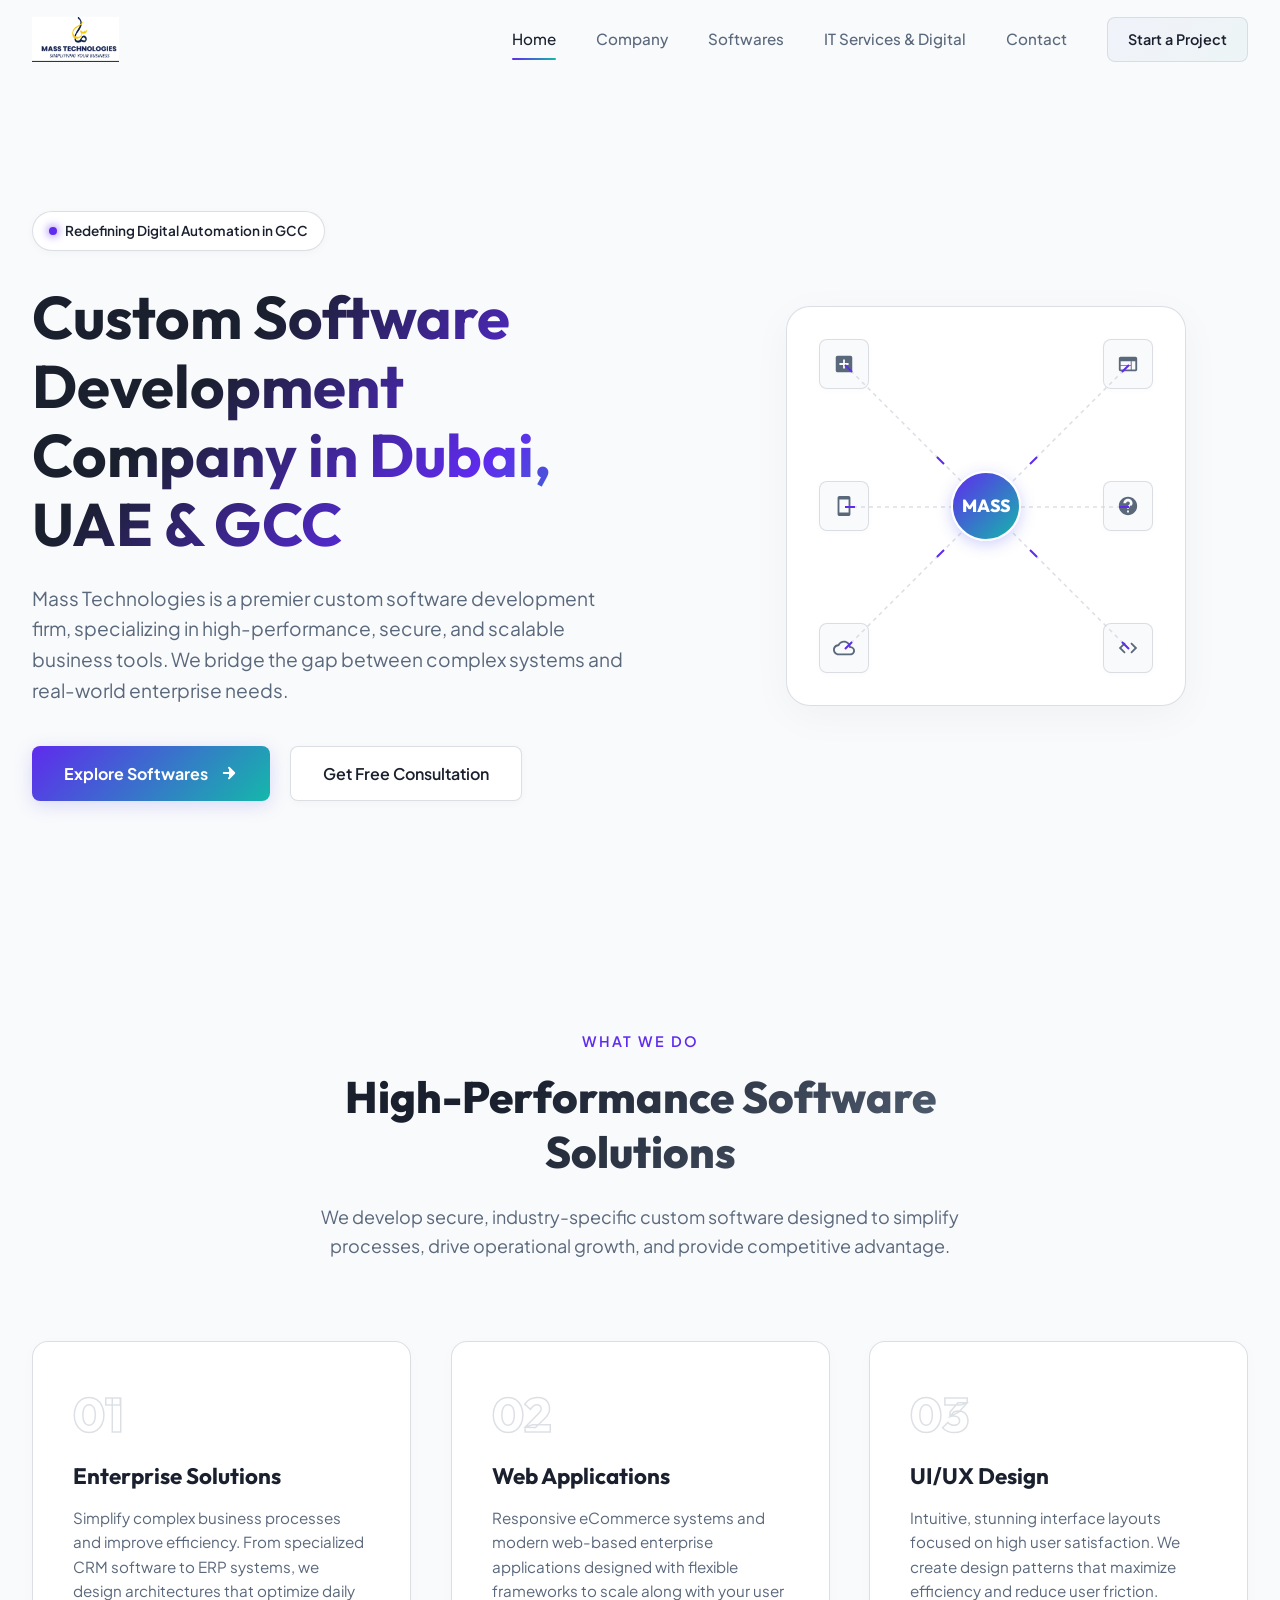
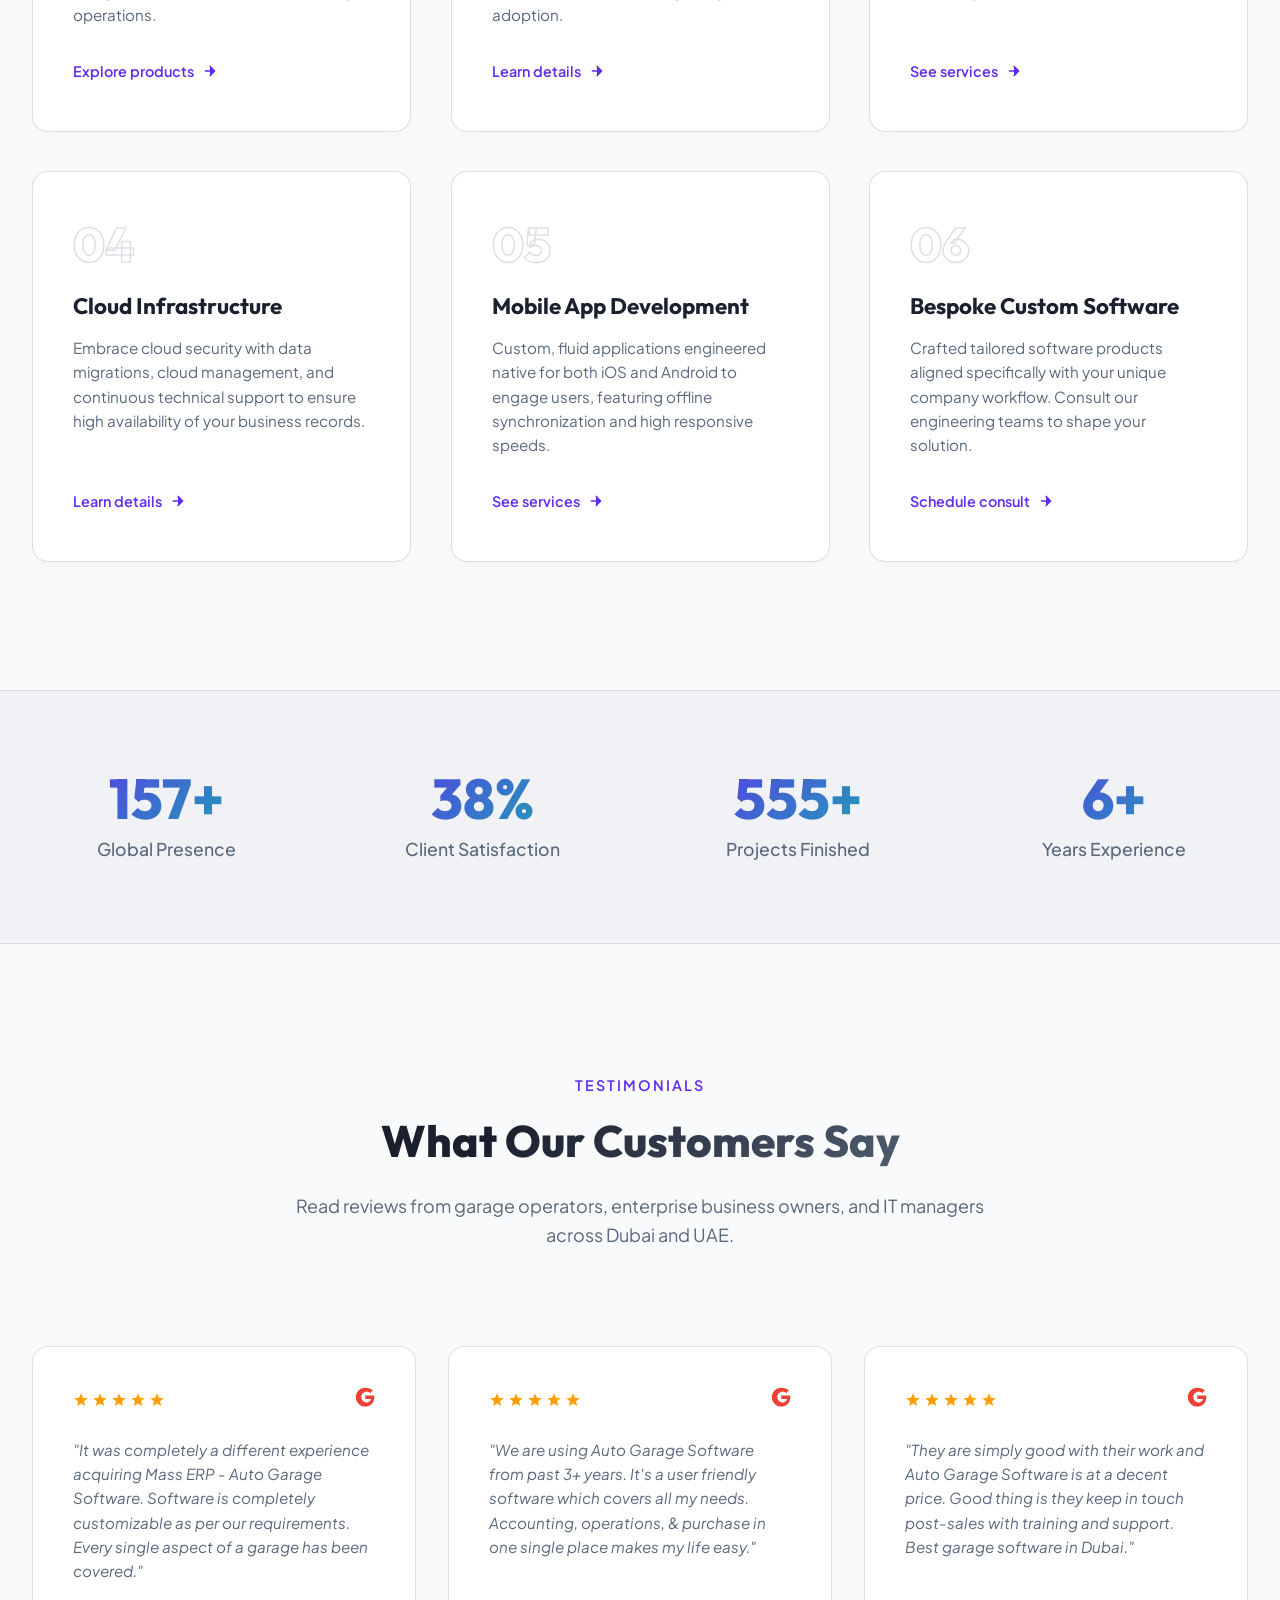
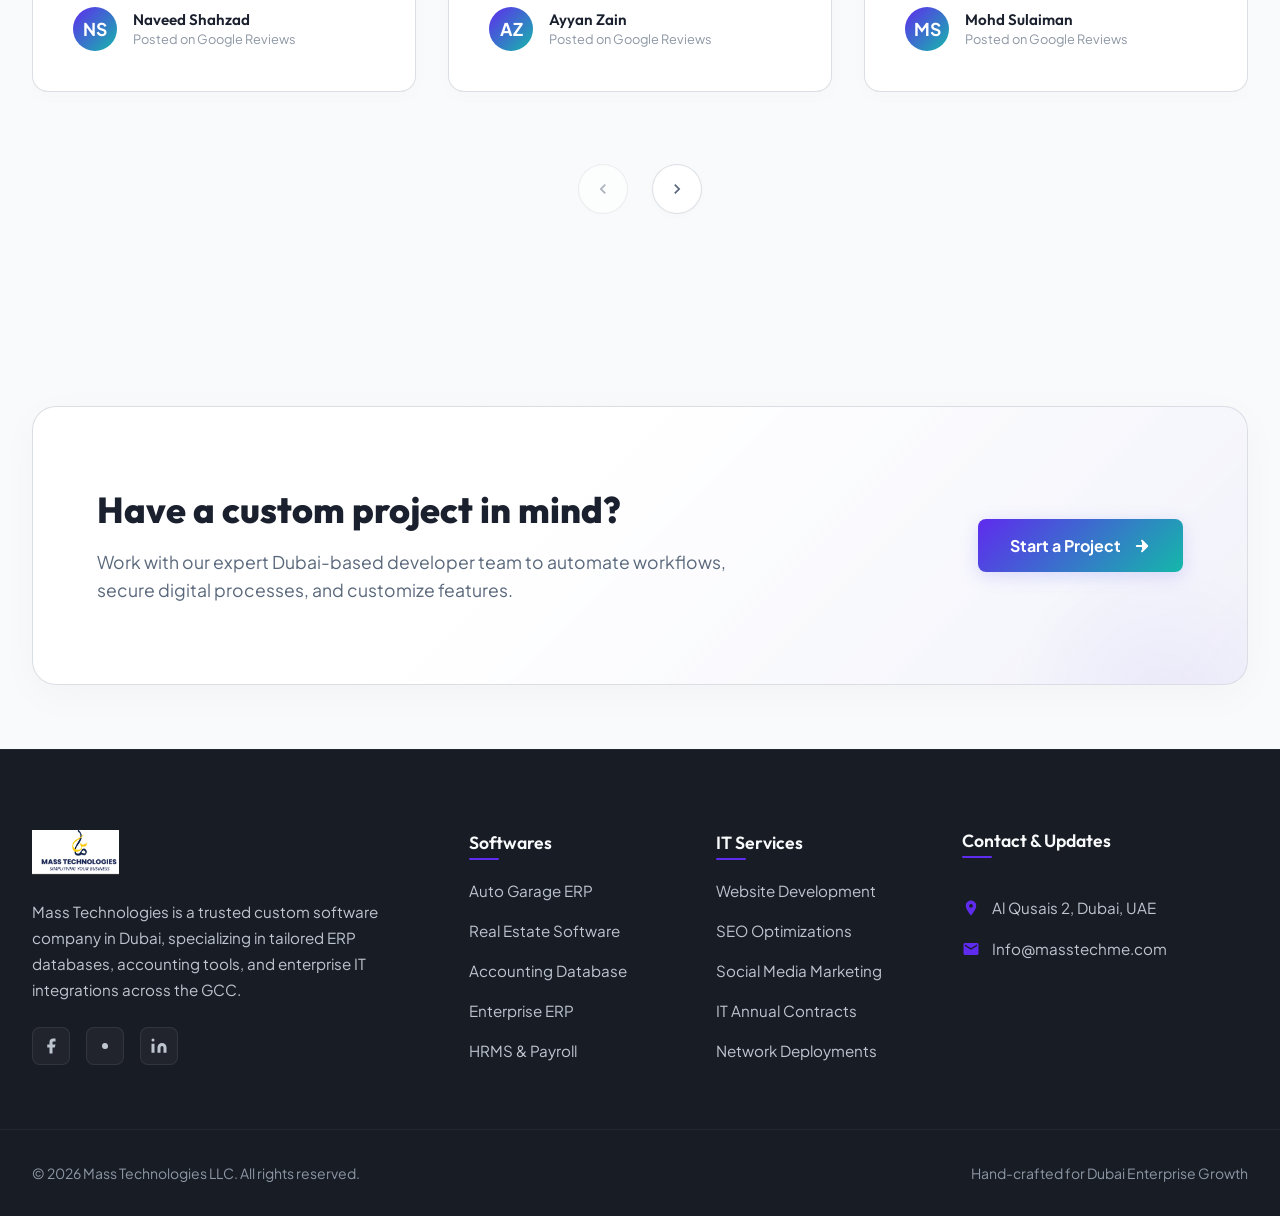
<file: index.html>
<!DOCTYPE html>
<html lang="en">
<head>
  <meta charset="UTF-8">
  <meta name="viewport" content="width=device-width, initial-scale=1.0">
  <title>Custom Software Development Company in Dubai, UAE | Mass Technologies</title>
  <meta name="description" content="Mass Technologies is a leading custom software development and IT solutions company in Dubai, GCC. Specializing in ERP, Auto Garage, accounting, CRM, and cloud systems with 13+ years experience.">
  <link rel="stylesheet" href="css/style.css">
  <link rel="stylesheet" href="css/pages.css">
</head>
<body>

  <!-- Premium Header -->
  <header>
    <div class="container nav-container">
      <a href="index.html" class="logo" id="logoLink">
        <img src="Logo.PNG" alt="Mass Technologies Logo" class="logo-img">
      </a>
      
      <nav class="nav-menu" id="navMenu">
        <a href="index.html" class="nav-link active">Home</a>
        <a href="about.html" class="nav-link">Company</a>
        <a href="products.html" class="nav-link">Softwares</a>
        <a href="services.html" class="nav-link">IT Services & Digital</a>
        <a href="contact.html" class="nav-link">Contact</a>
        <a href="contact.html" class="nav-cta">Start a Project</a>
      </nav>

      <button class="nav-toggle" aria-label="Toggle Menu" id="navToggleBtn">
        <span></span>
        <span></span>
        <span></span>
      </button>
    </div>
  </header>

  <!-- Hero Section -->
  <section class="hero">
    <div class="container hero-grid">
      <div class="hero-content reveal">
        <div class="hero-tag">
          <span></span> Redefining Digital Automation in GCC
        </div>
        <h1 class="hero-title">Custom Software Development Company in Dubai, UAE & GCC</h1>
        <p class="hero-desc">Mass Technologies is a premier custom software development firm, specializing in high-performance, secure, and scalable business tools. We bridge the gap between complex systems and real-world enterprise needs.</p>
        <div class="hero-btns">
          <a href="products.html" class="btn btn-primary">
            Explore Softwares
            <svg viewBox="0 0 24 24"><path d="M5 12h14M12 5l7 7-7 7" stroke="currentColor" stroke-width="2.5" stroke-linecap="round" stroke-linejoin="round"/></svg>
          </a>
          <a href="contact.html" class="btn btn-secondary">Get Free Consultation</a>
        </div>
      </div>
      
      <div class="hero-visual reveal delay-2">
        <div class="hero-visual-inner">
          <div class="glow-sphere"></div>
          <div class="tech-grid-illustration" id="techCanvas">
            <!-- Dynamic SVG Connection Wires -->
            <svg class="tech-lines" id="techLines">
              <path class="connection-line" id="bg-line-0"></path>
              <path class="connection-flow" id="flow-line-0"></path>
              
              <path class="connection-line" id="bg-line-1"></path>
              <path class="connection-flow" id="flow-line-1"></path>
              
              <path class="connection-line" id="bg-line-2"></path>
              <path class="connection-flow" id="flow-line-2"></path>
              
              <path class="connection-line" id="bg-line-3"></path>
              <path class="connection-flow" id="flow-line-3"></path>
              
              <path class="connection-line" id="bg-line-4"></path>
              <path class="connection-flow" id="flow-line-4"></path>
              
              <path class="connection-line" id="bg-line-5"></path>
              <path class="connection-flow" id="flow-line-5"></path>
            </svg>

            <!-- Central Hub Core -->
            <div class="central-hub" id="centralHub" title="MASS TECH Core">
              MASS
              <div class="hub-radar"></div>
            </div>

            <div class="grid-node-row">
              <div class="grid-node" title="Enterprise Systems">
                <!-- ERP Icon -->
                <svg viewBox="0 0 24 24"><path d="M19 3H5c-1.1 0-2 .9-2 2v14c0 1.1.9 2 2 2h14c1.1 0 2-.9 2-2V5c0-1.1-.9-2-2-2zm-2 10h-4v4h-2v-4H7v-2h4V7h2v4h4v2z"/></svg>
              </div>
              <div class="grid-node" title="Web Applications">
                <!-- Web Icon -->
                <svg viewBox="0 0 24 24"><path d="M20 4H4c-1.1 0-1.99.9-1.99 2L2 18c0 1.1.9 2 2 2h16c1.1 0 2-.9 2-2V6c0-1.1-.9-2-2-2zm-5 14H4v-4h11v4zm0-5H4V9h11v4zm5 5h-4V9h4v9z"/></svg>
              </div>
            </div>
            <div class="grid-node-row">
              <div class="grid-node" title="Mobile App Development">
                <!-- Mobile Icon -->
                <svg viewBox="0 0 24 24"><path d="M17 1.01L7 1c-1.1 0-2 .9-2 2v18c0 1.1.9 2 2 2h10c1.1 0 2-.9 2-2V3c0-1.1-.9-1.99-2-1.99zM17 19H7V5h10v14z"/></svg>
              </div>
              <div class="grid-node" title="UI/UX Design">
                <!-- UI/UX Design Icon -->
                <svg viewBox="0 0 24 24"><path d="M12 2C6.49 2 2 6.49 2 12s4.49 10 10 10 10-4.49 10-10S17.51 2 12 2zm1 17h-2v-2h2v2zm2.07-7.75l-.9.92C13.45 12.9 13 13.5 13 15h-2v-.5c0-1.1.45-2.1 1.17-2.83l1.24-1.26c.37-.36.59-.86.59-1.41 0-1.1-.9-2-2-2s-2 .9-2 2H7c0-2.76 2.24-5 5-5s5 2.24 5 5c0 1.04-.42 1.99-1.07 2.75z"/></svg>
              </div>
            </div>
            <div class="grid-node-row">
              <div class="grid-node" title="Cloud Software">
                <!-- Cloud Icon -->
                <svg viewBox="0 0 24 24"><path d="M19.35 10.04C18.67 6.59 15.64 4 12 4 9.11 4 6.6 5.64 5.35 8.04 2.34 8.36 0 10.91 0 14c0 3.31 2.69 6 6 6h13c2.76 0 5-2.24 5-5 0-2.64-2.05-4.78-4.65-4.96zM19 18H6c-2.21 0-4-1.79-4-4 0-2.05 1.53-3.76 3.56-3.97l1.07-.11.5-.95C8.08 7.14 9.94 6 12 6c2.62 0 4.88 1.86 5.39 4.43l.3 1.5 1.53.11c1.56.1 2.78 1.41 2.78 2.96 0 1.65-1.35 3-3 3z"/></svg>
              </div>
              <div class="grid-node" title="Custom Systems">
                <!-- Code Icon -->
                <svg viewBox="0 0 24 24"><path d="M9.4 16.6L4.8 12l4.6-4.6L8 6l-6 6 6 6 1.4-1.4zm5.2 0l4.6-4.6-4.6-4.6L16 6l6 6-6 6-1.4-1.4z"/></svg>
              </div>
            </div>
          </div>
        </div>
      </div>
    </div>
  </section>

  <!-- Core Services Grid Section -->
  <section class="section">
    <div class="container">
      <div class="section-header reveal">
        <span class="section-subtitle">What We Do</span>
        <h2 class="section-title">High-Performance Software Solutions</h2>
        <p class="section-desc">We develop secure, industry-specific custom software designed to simplify processes, drive operational growth, and provide competitive advantage.</p>
      </div>

      <div class="solutions-grid">
        <!-- Enterprise Solutions -->
        <div class="solution-card reveal">
          <div class="solution-num">01</div>
          <h3 class="solution-title">Enterprise Solutions</h3>
          <p class="solution-desc">Simplify complex business processes and improve efficiency. From specialized CRM software to ERP systems, we design architectures that optimize daily operations.</p>
          <a href="products.html" class="solution-link">
            Explore products 
            <svg viewBox="0 0 24 24"><path d="M5 12h14M12 5l7 7-7 7" stroke="currentColor" stroke-width="2" stroke-linecap="round" stroke-linejoin="round"/></svg>
          </a>
        </div>

        <!-- Web Application Development -->
        <div class="solution-card reveal delay-1">
          <div class="solution-num">02</div>
          <h3 class="solution-title">Web Applications</h3>
          <p class="solution-desc">Responsive eCommerce systems and modern web-based enterprise applications designed with flexible frameworks to scale along with your user adoption.</p>
          <a href="services.html" class="solution-link">
            Learn details 
            <svg viewBox="0 0 24 24"><path d="M5 12h14M12 5l7 7-7 7" stroke="currentColor" stroke-width="2" stroke-linecap="round" stroke-linejoin="round"/></svg>
          </a>
        </div>

        <!-- UI/UX Design -->
        <div class="solution-card reveal delay-2">
          <div class="solution-num">03</div>
          <h3 class="solution-title">UI/UX Design</h3>
          <p class="solution-desc">Intuitive, stunning interface layouts focused on high user satisfaction. We create design patterns that maximize efficiency and reduce user friction.</p>
          <a href="services.html" class="solution-link">
            See services 
            <svg viewBox="0 0 24 24"><path d="M5 12h14M12 5l7 7-7 7" stroke="currentColor" stroke-width="2" stroke-linecap="round" stroke-linejoin="round"/></svg>
          </a>
        </div>

        <!-- Cloud Software Development -->
        <div class="solution-card reveal">
          <div class="solution-num">04</div>
          <h3 class="solution-title">Cloud Infrastructure</h3>
          <p class="solution-desc">Embrace cloud security with data migrations, cloud management, and continuous technical support to ensure high availability of your business records.</p>
          <a href="services.html" class="solution-link">
            Learn details 
            <svg viewBox="0 0 24 24"><path d="M5 12h14M12 5l7 7-7 7" stroke="currentColor" stroke-width="2" stroke-linecap="round" stroke-linejoin="round"/></svg>
          </a>
        </div>

        <!-- Mobile App Development -->
        <div class="solution-card reveal delay-1">
          <div class="solution-num">05</div>
          <h3 class="solution-title">Mobile App Development</h3>
          <p class="solution-desc">Custom, fluid applications engineered native for both iOS and Android to engage users, featuring offline synchronization and high responsive speeds.</p>
          <a href="services.html" class="solution-link">
            See services 
            <svg viewBox="0 0 24 24"><path d="M5 12h14M12 5l7 7-7 7" stroke="currentColor" stroke-width="2" stroke-linecap="round" stroke-linejoin="round"/></svg>
          </a>
        </div>

        <!-- Custom Software Development -->
        <div class="solution-card reveal delay-2">
          <div class="solution-num">06</div>
          <h3 class="solution-title">Bespoke Custom Software</h3>
          <p class="solution-desc">Crafted tailored software products aligned specifically with your unique company workflow. Consult our engineering teams to shape your solution.</p>
          <a href="contact.html" class="solution-link">
            Schedule consult 
            <svg viewBox="0 0 24 24"><path d="M5 12h14M12 5l7 7-7 7" stroke="currentColor" stroke-width="2" stroke-linecap="round" stroke-linejoin="round"/></svg>
          </a>
        </div>
      </div>
    </div>
  </section>

  <!-- Interactive Stats Section -->
  <section class="stats section">
    <div class="container stats-grid">
      <div class="stat-item reveal">
        <span class="stat-number stat-counter" data-target="379" data-suffix="+">0</span>
        <span class="stat-label">Global Presence</span>
      </div>
      <div class="stat-item reveal delay-1">
        <span class="stat-number stat-counter" data-target="95" data-suffix="%">0</span>
        <span class="stat-label">Client Satisfaction</span>
      </div>
      <div class="stat-item reveal delay-2">
        <span class="stat-number stat-counter" data-target="1388" data-suffix="+">0</span>
        <span class="stat-label">Projects Finished</span>
      </div>
      <div class="stat-item reveal delay-3">
        <span class="stat-number stat-counter" data-target="15" data-suffix="+">0</span>
        <span class="stat-label">Years Experience</span>
      </div>
    </div>
  </section>

  <!-- Google Reviews Testimonials Section -->
  <section class="section reviews-section">
    <div class="container">
      <div class="section-header reveal">
        <span class="section-subtitle">Testimonials</span>
        <h2 class="section-title">What Our Customers Say</h2>
        <p class="section-desc">Read reviews from garage operators, enterprise business owners, and IT managers across Dubai and UAE.</p>
      </div>

      <div class="reviews-carousel-wrapper reveal">
        <div class="reviews-carousel" id="reviewsCarousel">
          <!-- Review 1: Naveed Shahzad -->
          <div class="review-card">
            <div class="review-header">
              <div class="review-stars">
                <svg viewBox="0 0 24 24"><path d="M12 17.27L18.18 21l-1.64-7.03L22 9.24l-7.19-.61L12 2 9.19 8.63 2 9.24l5.46 4.73L5.82 21z"/></svg>
                <svg viewBox="0 0 24 24"><path d="M12 17.27L18.18 21l-1.64-7.03L22 9.24l-7.19-.61L12 2 9.19 8.63 2 9.24l5.46 4.73L5.82 21z"/></svg>
                <svg viewBox="0 0 24 24"><path d="M12 17.27L18.18 21l-1.64-7.03L22 9.24l-7.19-.61L12 2 9.19 8.63 2 9.24l5.46 4.73L5.82 21z"/></svg>
                <svg viewBox="0 0 24 24"><path d="M12 17.27L18.18 21l-1.64-7.03L22 9.24l-7.19-.61L12 2 9.19 8.63 2 9.24l5.46 4.73L5.82 21z"/></svg>
                <svg viewBox="0 0 24 24"><path d="M12 17.27L18.18 21l-1.64-7.03L22 9.24l-7.19-.61L12 2 9.19 8.63 2 9.24l5.46 4.73L5.82 21z"/></svg>
              </div>
              <div class="google-logo">
                <svg viewBox="0 0 24 24" fill="#EA4335"><path d="M12.24 10.285V14.4h6.887c-.648 2.41-2.519 4.114-5.136 4.114-3.555 0-6.44-2.885-6.44-6.44s2.885-6.44 6.44-6.44c1.626 0 3.095.603 4.226 1.585l3.077-3.077C19.227 2.22 15.932 1 12.24 1 6.033 1 1 6.033 1 12.24s5.033 11.24 11.24 11.24c5.89 0 10.92-4.226 10.92-11.24 0-.668-.075-1.285-.18-1.955H12.24z"/></svg>
              </div>
            </div>
            <p class="review-body">"It was completely a different experience acquiring Mass ERP - Auto Garage Software. Software is completely customizable as per our requirements. Every single aspect of a garage has been covered."</p>
            <div class="review-author">
              <div class="author-avatar">NS</div>
              <div class="author-info">
                <h4 class="author-name">Naveed Shahzad</h4>
                <span class="author-time">Posted on Google Reviews</span>
              </div>
            </div>
          </div>

          <!-- Review 2: Ayyan Zain -->
          <div class="review-card">
            <div class="review-header">
              <div class="review-stars">
                <svg viewBox="0 0 24 24"><path d="M12 17.27L18.18 21l-1.64-7.03L22 9.24l-7.19-.61L12 2 9.19 8.63 2 9.24l5.46 4.73L5.82 21z"/></svg>
                <svg viewBox="0 0 24 24"><path d="M12 17.27L18.18 21l-1.64-7.03L22 9.24l-7.19-.61L12 2 9.19 8.63 2 9.24l5.46 4.73L5.82 21z"/></svg>
                <svg viewBox="0 0 24 24"><path d="M12 17.27L18.18 21l-1.64-7.03L22 9.24l-7.19-.61L12 2 9.19 8.63 2 9.24l5.46 4.73L5.82 21z"/></svg>
                <svg viewBox="0 0 24 24"><path d="M12 17.27L18.18 21l-1.64-7.03L22 9.24l-7.19-.61L12 2 9.19 8.63 2 9.24l5.46 4.73L5.82 21z"/></svg>
                <svg viewBox="0 0 24 24"><path d="M12 17.27L18.18 21l-1.64-7.03L22 9.24l-7.19-.61L12 2 9.19 8.63 2 9.24l5.46 4.73L5.82 21z"/></svg>
              </div>
              <div class="google-logo">
                <svg viewBox="0 0 24 24" fill="#EA4335"><path d="M12.24 10.285V14.4h6.887c-.648 2.41-2.519 4.114-5.136 4.114-3.555 0-6.44-2.885-6.44-6.44s2.885-6.44 6.44-6.44c1.626 0 3.095.603 4.226 1.585l3.077-3.077C19.227 2.22 15.932 1 12.24 1 6.033 1 1 6.033 1 12.24s5.033 11.24 11.24 11.24c5.89 0 10.92-4.226 10.92-11.24 0-.668-.075-1.285-.18-1.955H12.24z"/></svg>
              </div>
            </div>
            <p class="review-body">"We are using Auto Garage Software from past 3+ years. It's a user friendly software which covers all my needs. Accounting, operations, & purchase in one single place makes my life easy."</p>
            <div class="review-author">
              <div class="author-avatar">AZ</div>
              <div class="author-info">
                <h4 class="author-name">Ayyan Zain</h4>
                <span class="author-time">Posted on Google Reviews</span>
              </div>
            </div>
          </div>

          <!-- Review 3: Mohd Sulaiman -->
          <div class="review-card">
            <div class="review-header">
              <div class="review-stars">
                <svg viewBox="0 0 24 24"><path d="M12 17.27L18.18 21l-1.64-7.03L22 9.24l-7.19-.61L12 2 9.19 8.63 2 9.24l5.46 4.73L5.82 21z"/></svg>
                <svg viewBox="0 0 24 24"><path d="M12 17.27L18.18 21l-1.64-7.03L22 9.24l-7.19-.61L12 2 9.19 8.63 2 9.24l5.46 4.73L5.82 21z"/></svg>
                <svg viewBox="0 0 24 24"><path d="M12 17.27L18.18 21l-1.64-7.03L22 9.24l-7.19-.61L12 2 9.19 8.63 2 9.24l5.46 4.73L5.82 21z"/></svg>
                <svg viewBox="0 0 24 24"><path d="M12 17.27L18.18 21l-1.64-7.03L22 9.24l-7.19-.61L12 2 9.19 8.63 2 9.24l5.46 4.73L5.82 21z"/></svg>
                <svg viewBox="0 0 24 24"><path d="M12 17.27L18.18 21l-1.64-7.03L22 9.24l-7.19-.61L12 2 9.19 8.63 2 9.24l5.46 4.73L5.82 21z"/></svg>
              </div>
              <div class="google-logo">
                <svg viewBox="0 0 24 24" fill="#EA4335"><path d="M12.24 10.285V14.4h6.887c-.648 2.41-2.519 4.114-5.136 4.114-3.555 0-6.44-2.885-6.44-6.44s2.885-6.44 6.44-6.44c1.626 0 3.095.603 4.226 1.585l3.077-3.077C19.227 2.22 15.932 1 12.24 1 6.033 1 1 6.033 1 12.24s5.033 11.24 11.24 11.24c5.89 0 10.92-4.226 10.92-11.24 0-.668-.075-1.285-.18-1.955H12.24z"/></svg>
              </div>
            </div>
            <p class="review-body">"They are simply good with their work and Auto Garage Software is at a decent price. Good thing is they keep in touch post-sales with training and support. Best garage software in Dubai."</p>
            <div class="review-author">
              <div class="author-avatar">MS</div>
              <div class="author-info">
                <h4 class="author-name">Mohd Sulaiman</h4>
                <span class="author-time">Posted on Google Reviews</span>
              </div>
            </div>
          </div>

          <!-- Review 4: Imran Signature -->
          <div class="review-card">
            <div class="review-header">
              <div class="review-stars">
                <svg viewBox="0 0 24 24"><path d="M12 17.27L18.18 21l-1.64-7.03L22 9.24l-7.19-.61L12 2 9.19 8.63 2 9.24l5.46 4.73L5.82 21z"/></svg>
                <svg viewBox="0 0 24 24"><path d="M12 17.27L18.18 21l-1.64-7.03L22 9.24l-7.19-.61L12 2 9.19 8.63 2 9.24l5.46 4.73L5.82 21z"/></svg>
                <svg viewBox="0 0 24 24"><path d="M12 17.27L18.18 21l-1.64-7.03L22 9.24l-7.19-.61L12 2 9.19 8.63 2 9.24l5.46 4.73L5.82 21z"/></svg>
                <svg viewBox="0 0 24 24"><path d="M12 17.27L18.18 21l-1.64-7.03L22 9.24l-7.19-.61L12 2 9.19 8.63 2 9.24l5.46 4.73L5.82 21z"/></svg>
                <svg viewBox="0 0 24 24"><path d="M12 17.27L18.18 21l-1.64-7.03L22 9.24l-7.19-.61L12 2 9.19 8.63 2 9.24l5.46 4.73L5.82 21z"/></svg>
              </div>
              <div class="google-logo">
                <svg viewBox="0 0 24 24" fill="#EA4335"><path d="M12.24 10.285V14.4h6.887c-.648 2.41-2.519 4.114-5.136 4.114-3.555 0-6.44-2.885-6.44-6.44s2.885-6.44 6.44-6.44c1.626 0 3.095.603 4.226 1.585l3.077-3.077C19.227 2.22 15.932 1 12.24 1 6.033 1 1 6.033 1 12.24s5.033 11.24 11.24 11.24c5.89 0 10.92-4.226 10.92-11.24 0-.668-.075-1.285-.18-1.955H12.24z"/></svg>
              </div>
            </div>
            <p class="review-body">"EXCELLENT, Using Auto Garage Software from 4+ years in two workshops. Easy to track reports, inventory control, profit for job cards and others. Always recommend."</p>
            <div class="review-author">
              <div class="author-avatar">IS</div>
              <div class="author-info">
                <h4 class="author-name">Imran Signature</h4>
                <span class="author-time">Posted on Google Reviews</span>
              </div>
            </div>
          </div>
        </div>

        <div class="carousel-controls">
          <button class="carousel-btn prev" aria-label="Previous Reviews">
            <svg viewBox="0 0 24 24"><path d="M15.41 7.41L14 6l-6 6 6 6 1.41-1.41L10.83 12z"/></svg>
          </button>
          <button class="carousel-btn next" aria-label="Next Reviews">
            <svg viewBox="0 0 24 24"><path d="M8.59 16.59L10 18l6-6-6-6-1.41 1.41L13.17 12z"/></svg>
          </button>
        </div>
      </div>
    </div>
  </section>

  <!-- CTA Banner Section -->
  <section class="cta-banner container reveal">
    <div class="cta-card">
      <div class="cta-text">
        <h2 class="cta-title">Have a custom project in mind?</h2>
        <p class="cta-desc">Work with our expert Dubai-based developer team to automate workflows, secure digital processes, and customize features.</p>
      </div>
      <div class="cta-action">
        <a href="contact.html" class="btn btn-primary">
          Start a Project
          <svg viewBox="0 0 24 24"><path d="M5 12h14M12 5l7 7-7 7" stroke="currentColor" stroke-width="2.5" stroke-linecap="round" stroke-linejoin="round"/></svg>
        </a>
      </div>
    </div>
  </section>

  <!-- Footer Section -->
  <footer>
    <div class="container footer-grid">
      <div class="footer-brand">
        <a href="index.html" class="footer-logo logo">
          <img src="Logo.PNG" alt="Mass Technologies Logo" class="logo-img logo-img-footer">
        </a>
        <p class="footer-desc">Mass Technologies is a trusted custom software company in Dubai, specializing in tailored ERP databases, accounting tools, and enterprise IT integrations across the GCC.</p>
        <div class="footer-socials">
          <a href="#" class="social-link" aria-label="Facebook">
            <svg viewBox="0 0 24 24"><path d="M18 2h-3a5 5 0 0 0-5 5v3H7v4h3v8h4v-8h3l1-4h-4V7a1 1 0 0 1 1-1h3z"/></svg>
          </a>
          <a href="#" class="social-link" aria-label="Instagram">
            <svg viewBox="0 0 24 24"><path d="M16 11.37A4 4 0 1 1 12.63 8 4 4 0 0 1 16 11.37z M17.5 6.5h.01"/></svg>
          </a>
          <a href="#" class="social-link" aria-label="LinkedIn">
            <svg viewBox="0 0 24 24"><path d="M16 8a6 6 0 0 1 6 6v7h-4v-7a2 2 0 0 0-2-2 2 2 0 0 0-2 2v7h-4v-7a6 6 0 0 1 6-6z M2 9h4v12H2z M4 6a2 2 0 1 0 0-4 2 2 0 0 0 0 4z"/></svg>
          </a>
        </div>
      </div>

      <div>
        <h3 class="footer-nav-title">Softwares</h3>
        <ul class="footer-links">
          <li><a href="products.html" class="footer-link">Auto Garage ERP</a></li>
          <li><a href="products.html" class="footer-link">Real Estate Software</a></li>
          <li><a href="products.html" class="footer-link">Accounting Database</a></li>
          <li><a href="products.html" class="footer-link">Enterprise ERP</a></li>
          <li><a href="products.html" class="footer-link">HRMS & Payroll</a></li>
        </ul>
      </div>

      <div>
        <h3 class="footer-nav-title">IT Services</h3>
        <ul class="footer-links">
          <li><a href="services.html" class="footer-link">Website Development</a></li>
          <li><a href="services.html" class="footer-link">SEO Optimizations</a></li>
          <li><a href="services.html" class="footer-link">Social Media Marketing</a></li>
          <li><a href="services.html" class="footer-link">IT Annual Contracts</a></li>
          <li><a href="services.html" class="footer-link">Network Deployments</a></li>
        </ul>
      </div>

      <div class="footer-newsletter">
        <h3 class="footer-nav-title">Contact & Updates</h3>
        <div class="footer-contact-info">
          <div class="footer-contact-item">
            <svg viewBox="0 0 24 24"><path d="M12 2C8.13 2 5 5.13 5 9c0 5.25 7 13 7 13s7-7.75 7-13c0-3.87-3.13-7-7-7zm0 9.5a2.5 2.5 0 0 1 0-5 2.5 2.5 0 0 1 0 5z"/></svg>
            <span>Al Qusais 2, Dubai, UAE</span>
          </div>
          <div class="footer-contact-item">
            <svg viewBox="0 0 24 24"><path d="M20 4H4c-1.1 0-1.99.9-1.99 2L2 18c0 1.1.9 2 2 2h16c1.1 0 2-.9 2-2V6c0-1.1-.9-2-2-2zm0 4l-8 5-8-5V6l8 5 8-5v2z"/></svg>
            <a href="mailto:Info@masstechme.com">Info@masstechme.com</a>
          </div>
        </div>
      </div>
    </div>
    
    <div class="container footer-bottom">
      <p>&copy; 2026 Mass Technologies LLC. All rights reserved.</p>
      <p>Hand-crafted for Dubai Enterprise Growth</p>
    </div>
  </footer>

  <script src="js/main.js"></script>
</body>
</html>
</file>
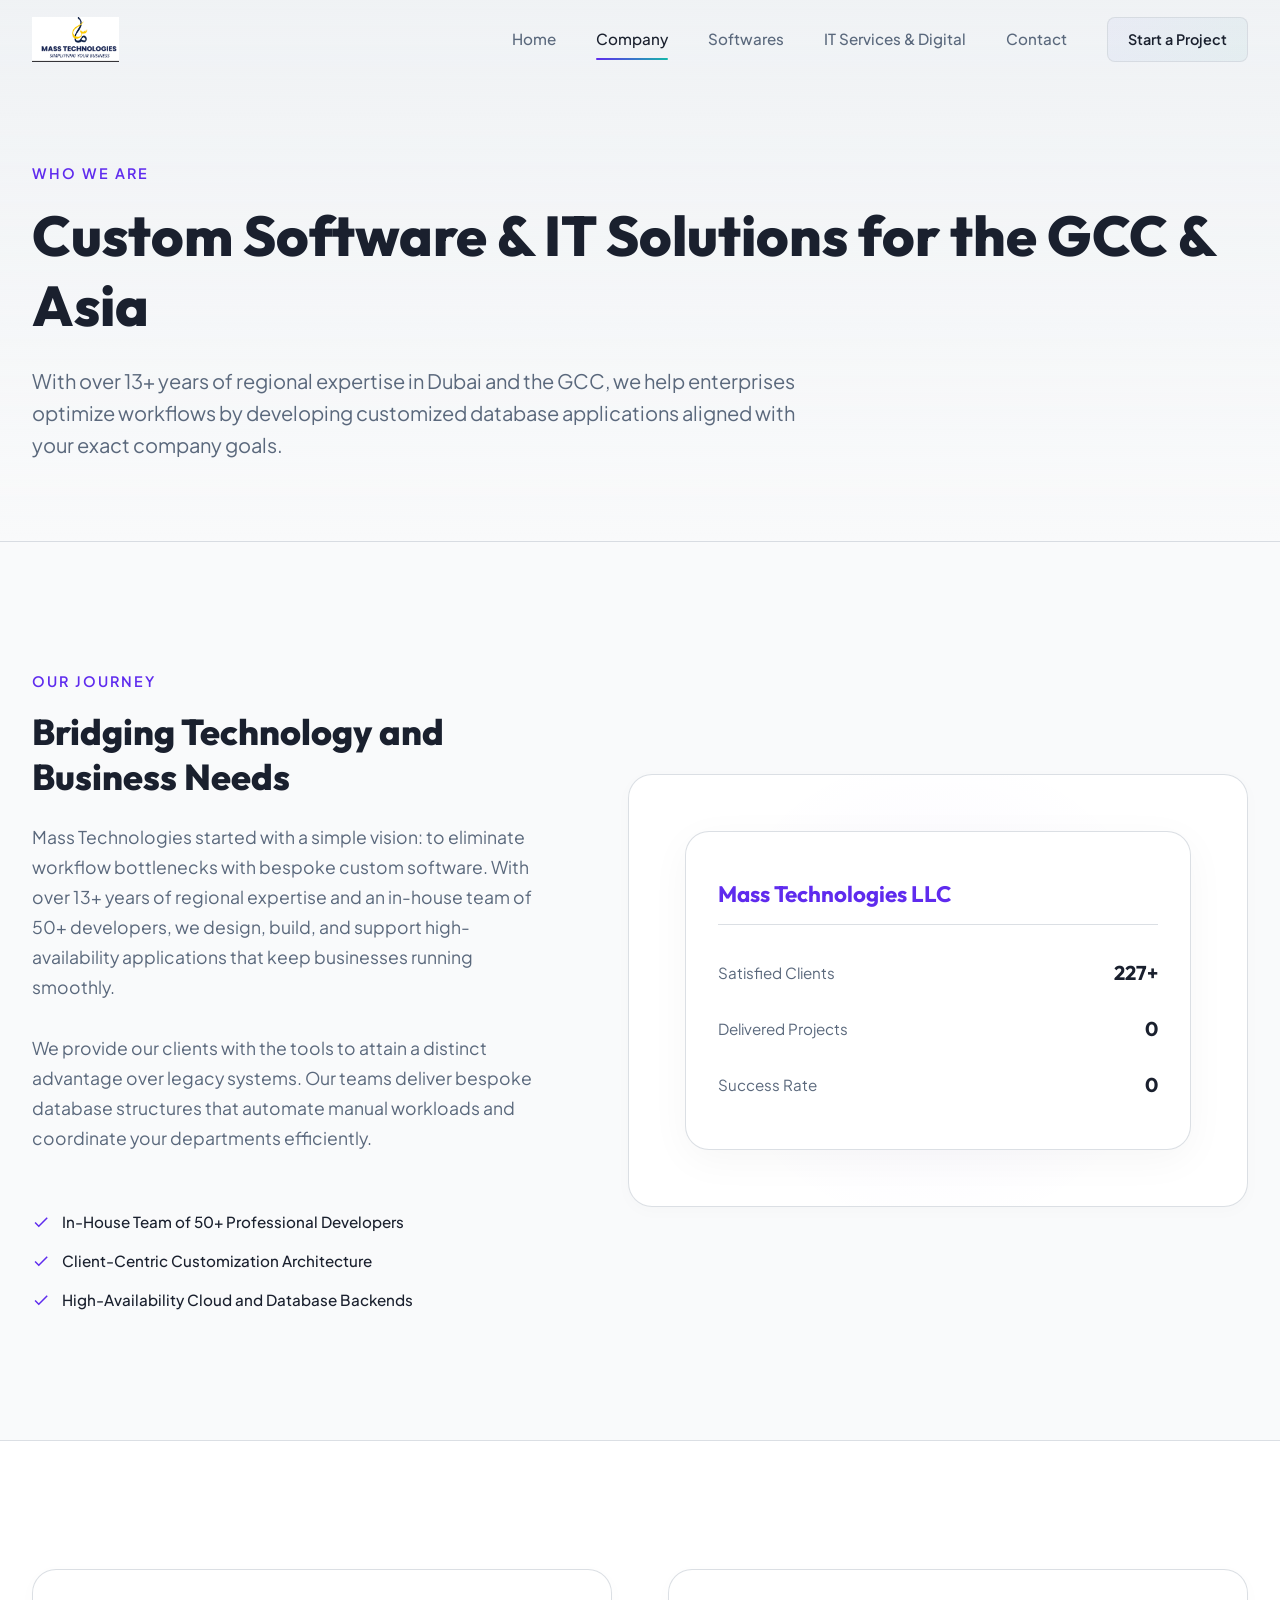
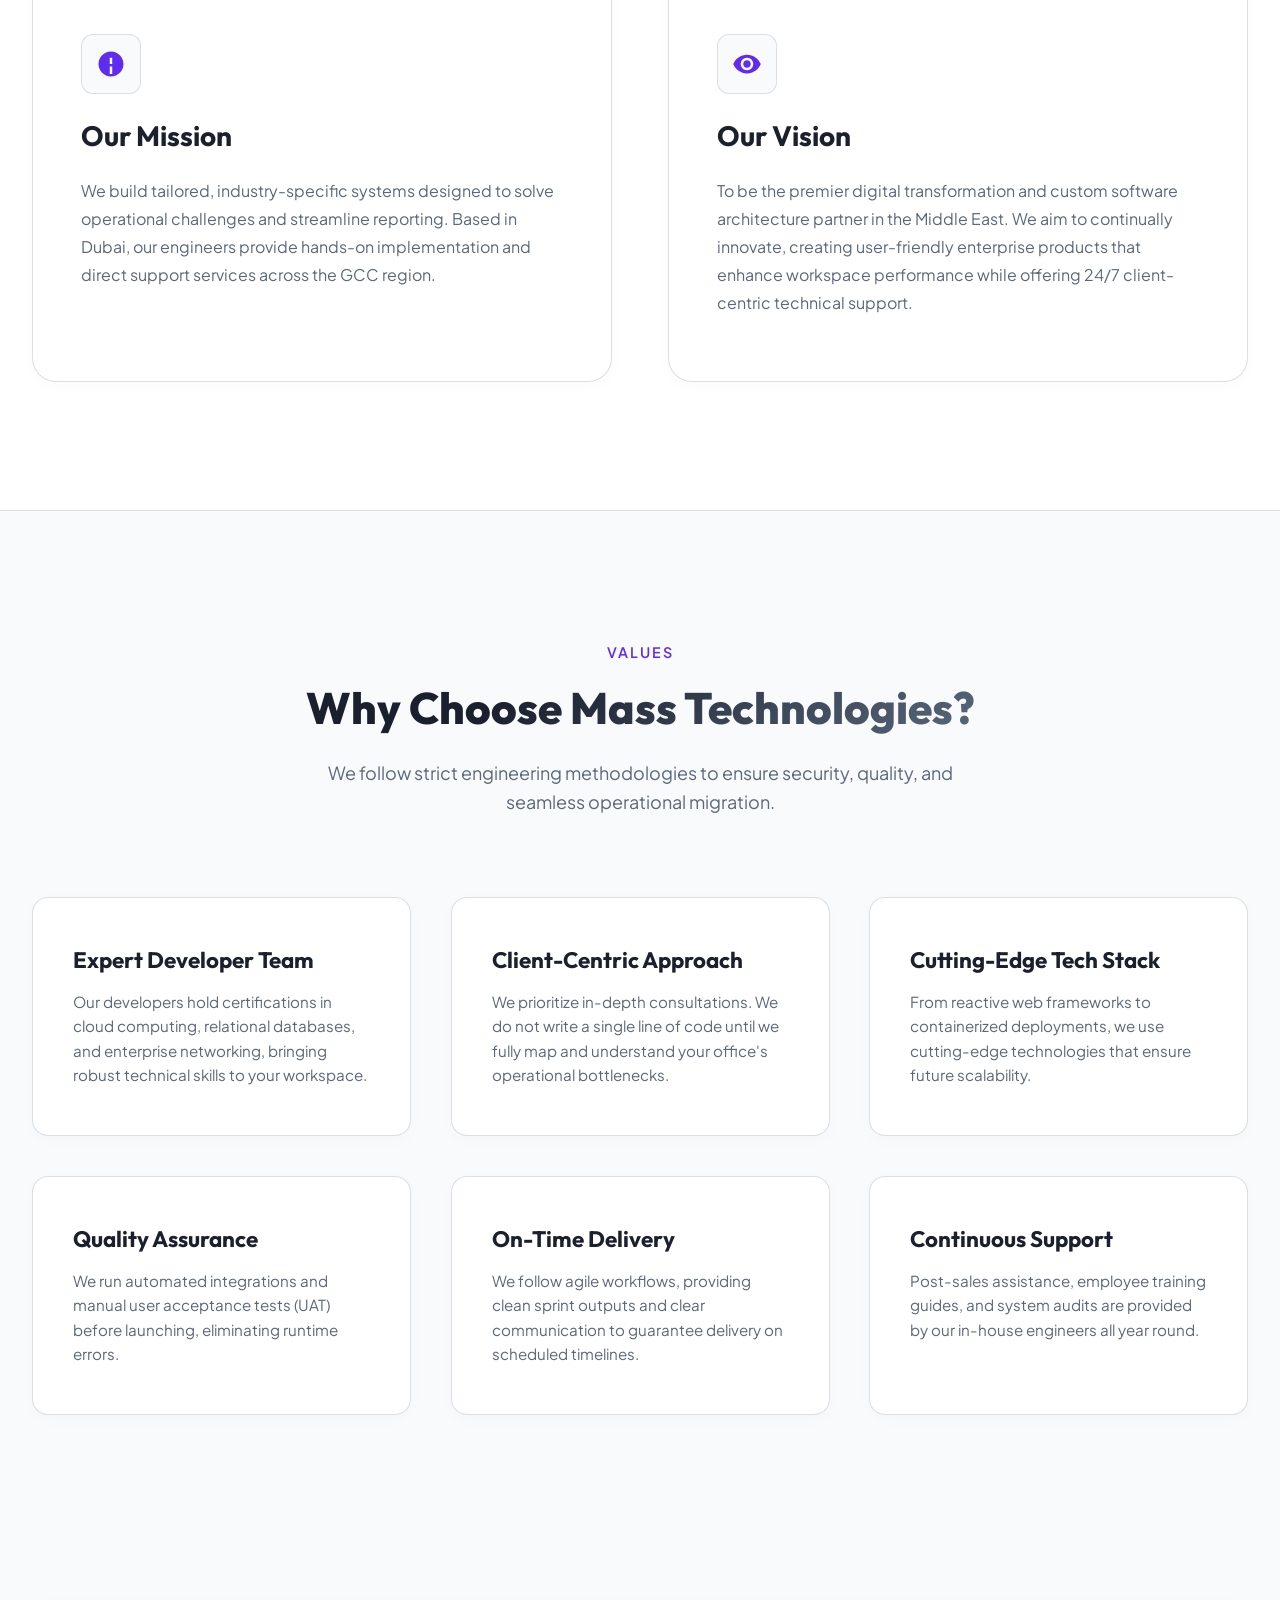
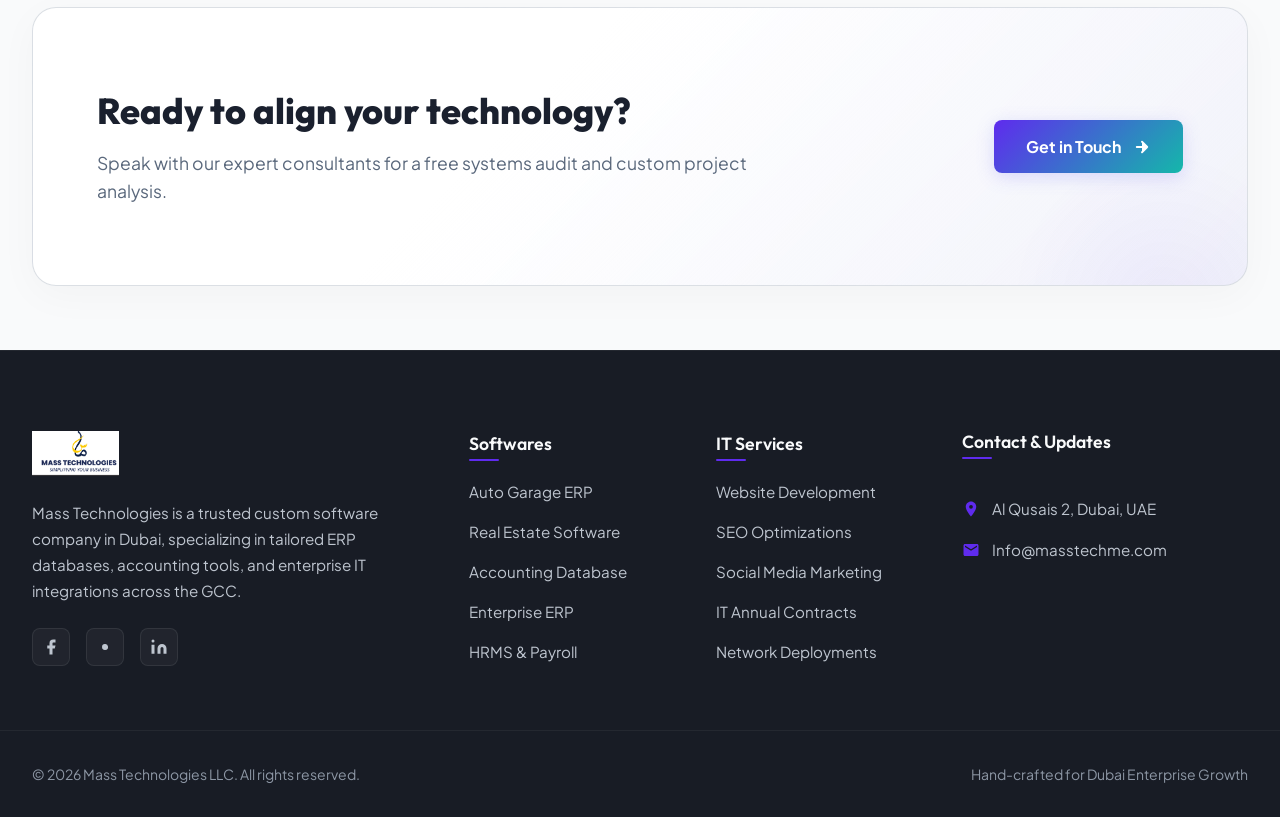
<file: about.html>
<!DOCTYPE html>
<html lang="en">
<head>
  <meta charset="UTF-8">
  <meta name="viewport" content="width=device-width, initial-scale=1.0">
  <title>About Us | Custom IT & Software Solutions Dubai | Mass Technologies</title>
  <meta name="description" content="Learn about Mass Technologies, a premier custom software and IT solution firm in GCC. Discover our mission, values, and 13+ years of expertise.">
  <link rel="stylesheet" href="css/style.css">
  <link rel="stylesheet" href="css/pages.css">
</head>
<body>

  <!-- Premium Header -->
  <header>
    <div class="container nav-container">
      <a href="index.html" class="logo">
        <img src="Logo.PNG" alt="Mass Technologies Logo" class="logo-img">
      </a>
      
      <nav class="nav-menu">
        <a href="index.html" class="nav-link">Home</a>
        <a href="about.html" class="nav-link active">Company</a>
        <a href="products.html" class="nav-link">Softwares</a>
        <a href="services.html" class="nav-link">IT Services & Digital</a>
        <a href="contact.html" class="nav-link">Contact</a>
        <a href="contact.html" class="nav-cta">Start a Project</a>
      </nav>

      <button class="nav-toggle" aria-label="Toggle Menu" id="navToggleBtn">
        <span></span>
        <span></span>
        <span></span>
      </button>
    </div>
  </header>

  <!-- Subpage Hero -->
  <section class="subpage-hero">
    <div class="container reveal">
      <span class="section-subtitle">Who We Are</span>
      <h1 class="subpage-hero-title">Custom Software & IT Solutions for the GCC & Asia</h1>
      <p class="subpage-hero-desc">With over 13+ years of regional expertise in Dubai and the GCC, we help enterprises optimize workflows by developing customized database applications aligned with your exact company goals.</p>
    </div>
  </section>

  <!-- About Story Section with Grid -->
  <section class="section">
    <div class="container service-row">
      <!-- Story Content Column -->
      <div class="service-content-col reveal">
        <span class="section-subtitle">Our Journey</span>
        <h3>Bridging Technology and Business Needs</h3>
        <p>Mass Technologies started with a simple vision: to eliminate workflow bottlenecks with bespoke custom software. With over 13+ years of regional expertise and an in-house team of 50+ developers, we design, build, and support high-availability applications that keep businesses running smoothly.</p>
        <p>We provide our clients with the tools to attain a distinct advantage over legacy systems. Our teams deliver bespoke database structures that automate manual workloads and coordinate your departments efficiently.</p>
        
        <div class="service-highlights" style="margin-top: 1.5rem;">
          <div class="sh-item">
            <svg viewBox="0 0 24 24"><path d="M9 16.17L4.83 12l-1.42 1.41L9 19 21 7l-1.41-1.41z"/></svg>
            <span>In-House Team of 50+ Professional Developers</span>
          </div>
          <div class="sh-item">
            <svg viewBox="0 0 24 24"><path d="M9 16.17L4.83 12l-1.42 1.41L9 19 21 7l-1.41-1.41z"/></svg>
            <span>Client-Centric Customization Architecture</span>
          </div>
          <div class="sh-item">
            <svg viewBox="0 0 24 24"><path d="M9 16.17L4.83 12l-1.42 1.41L9 19 21 7l-1.41-1.41z"/></svg>
            <span>High-Availability Cloud and Database Backends</span>
          </div>
        </div>
      </div>

      <!-- Stats Graphic Column -->
      <div class="service-visual-col reveal delay-2">
        <div class="tech-grid-illustration" style="height: auto; gap: 2rem; padding: 3rem 2rem;">
          <h4 style="font-family: var(--font-heading); font-size: 1.4rem; border-bottom: 1px solid var(--border-color); padding-bottom: 1rem; color: var(--accent-primary);">Mass Technologies LLC</h4>
          <div style="display: flex; flex-direction: column; gap: 1.5rem;">
            <div style="display: flex; justify-content: space-between; align-items: center;">
              <span style="color: var(--text-secondary); font-size: 0.95rem;">Satisfied Clients</span>
              <span class="stat-counter" data-target="379" data-suffix="+" style="font-family: var(--font-heading); font-size: 1.25rem; font-weight: 700; color: var(--text-primary);">0</span>
            </div>
            <div style="display: flex; justify-content: space-between; align-items: center;">
              <span style="color: var(--text-secondary); font-size: 0.95rem;">Delivered Projects</span>
              <span class="stat-counter" data-target="1388" data-suffix="+" style="font-family: var(--font-heading); font-size: 1.25rem; font-weight: 700; color: var(--text-primary);">0</span>
            </div>
            <div style="display: flex; justify-content: space-between; align-items: center;">
              <span style="color: var(--text-secondary); font-size: 0.95rem;">Success Rate</span>
              <span class="stat-counter" data-target="95" data-suffix="%" style="font-family: var(--font-heading); font-size: 1.25rem; font-weight: 700; color: var(--text-primary);">0</span>
            </div>
          </div>
        </div>
      </div>
    </div>
  </section>

  <!-- Mission & Vision Cards Section -->
  <section class="section" style="background-color: var(--surface-dark); border-top: 1px solid var(--border-color); border-bottom: 1px solid var(--border-color);">
    <div class="container mission-vision-grid">
      <!-- Mission -->
      <div class="mv-card reveal">
        <div class="mv-icon">
          <svg viewBox="0 0 24 24"><path d="M12 2C6.48 2 2 6.48 2 12s4.48 10 10 10 10-4.48 10-10S17.52 2 12 2zm1 18h-2v-6h2v6zm0-8h-2V7h2v5z"/></svg>
        </div>
        <h3>Our Mission</h3>
        <p>We build tailored, industry-specific systems designed to solve operational challenges and streamline reporting. Based in Dubai, our engineers provide hands-on implementation and direct support services across the GCC region.</p>
      </div>

      <!-- Vision -->
      <div class="mv-card reveal delay-1">
        <div class="mv-icon">
          <svg viewBox="0 0 24 24"><path d="M12 4.5C7 4.5 2.73 7.61 1 12c1.73 4.39 6 7.5 11 7.5s9.27-3.11 11-7.5c-1.73-4.39-6-7.5-11-7.5zM12 17c-2.76 0-5-2.24-5-5s2.24-5 5-5 5 2.24 5 5-2.24 5-5 5zm0-8c-1.66 0-3 1.34-3 3s1.34 3 3 3 3-1.34 3-3-1.34-3-3-3z"/></svg>
        </div>
        <h3>Our Vision</h3>
        <p>To be the premier digital transformation and custom software architecture partner in the Middle East. We aim to continually innovate, creating user-friendly enterprise products that enhance workspace performance while offering 24/7 client-centric technical support.</p>
      </div>
    </div>
  </section>

  <!-- Why Choose Us Grid -->
  <section class="section">
    <div class="container">
      <div class="section-header reveal">
        <span class="section-subtitle">Values</span>
        <h2 class="section-title">Why Choose Mass Technologies?</h2>
        <p class="section-desc">We follow strict engineering methodologies to ensure security, quality, and seamless operational migration.</p>
      </div>

      <div class="solutions-grid">
        <div class="solution-card reveal">
          <h4 class="solution-title">Expert Developer Team</h4>
          <p class="solution-desc" style="margin-bottom: 0;">Our developers hold certifications in cloud computing, relational databases, and enterprise networking, bringing robust technical skills to your workspace.</p>
        </div>

        <div class="solution-card reveal delay-1">
          <h4 class="solution-title">Client-Centric Approach</h4>
          <p class="solution-desc" style="margin-bottom: 0;">We prioritize in-depth consultations. We do not write a single line of code until we fully map and understand your office's operational bottlenecks.</p>
        </div>

        <div class="solution-card reveal delay-2">
          <h4 class="solution-title">Cutting-Edge Tech Stack</h4>
          <p class="solution-desc" style="margin-bottom: 0;">From reactive web frameworks to containerized deployments, we use cutting-edge technologies that ensure future scalability.</p>
        </div>

        <div class="solution-card reveal">
          <h4 class="solution-title">Quality Assurance</h4>
          <p class="solution-desc" style="margin-bottom: 0;">We run automated integrations and manual user acceptance tests (UAT) before launching, eliminating runtime errors.</p>
        </div>

        <div class="solution-card reveal delay-1">
          <h4 class="solution-title">On-Time Delivery</h4>
          <p class="solution-desc" style="margin-bottom: 0;">We follow agile workflows, providing clean sprint outputs and clear communication to guarantee delivery on scheduled timelines.</p>
        </div>

        <div class="solution-card reveal delay-2">
          <h4 class="solution-title">Continuous Support</h4>
          <p class="solution-desc" style="margin-bottom: 0;">Post-sales assistance, employee training guides, and system audits are provided by our in-house engineers all year round.</p>
        </div>
      </div>
    </div>
  </section>

  <!-- CTA Banner Section -->
  <section class="cta-banner container reveal">
    <div class="cta-card">
      <div class="cta-text">
        <h2 class="cta-title">Ready to align your technology?</h2>
        <p class="cta-desc">Speak with our expert consultants for a free systems audit and custom project analysis.</p>
      </div>
      <div class="cta-action">
        <a href="contact.html" class="btn btn-primary">
          Get in Touch
          <svg viewBox="0 0 24 24"><path d="M5 12h14M12 5l7 7-7 7" stroke="currentColor" stroke-width="2.5" stroke-linecap="round" stroke-linejoin="round"/></svg>
        </a>
      </div>
    </div>
  </section>

  <!-- Footer Section -->
  <footer>
    <div class="container footer-grid">
      <div class="footer-brand">
        <a href="index.html" class="footer-logo logo">
          <img src="Logo.PNG" alt="Mass Technologies Logo" class="logo-img logo-img-footer">
        </a>
        <p class="footer-desc">Mass Technologies is a trusted custom software company in Dubai, specializing in tailored ERP databases, accounting tools, and enterprise IT integrations across the GCC.</p>
        <div class="footer-socials">
          <a href="#" class="social-link" aria-label="Facebook">
            <svg viewBox="0 0 24 24"><path d="M18 2h-3a5 5 0 0 0-5 5v3H7v4h3v8h4v-8h3l1-4h-4V7a1 1 0 0 1 1-1h3z"/></svg>
          </a>
          <a href="#" class="social-link" aria-label="Instagram">
            <svg viewBox="0 0 24 24"><path d="M16 11.37A4 4 0 1 1 12.63 8 4 4 0 0 1 16 11.37z M17.5 6.5h.01"/></svg>
          </a>
          <a href="#" class="social-link" aria-label="LinkedIn">
            <svg viewBox="0 0 24 24"><path d="M16 8a6 6 0 0 1 6 6v7h-4v-7a2 2 0 0 0-2-2 2 2 0 0 0-2 2v7h-4v-7a6 6 0 0 1 6-6z M2 9h4v12H2z M4 6a2 2 0 1 0 0-4 2 2 0 0 0 0 4z"/></svg>
          </a>
        </div>
      </div>

      <div>
        <h3 class="footer-nav-title">Softwares</h3>
        <ul class="footer-links">
          <li><a href="products.html" class="footer-link">Auto Garage ERP</a></li>
          <li><a href="products.html" class="footer-link">Real Estate Software</a></li>
          <li><a href="products.html" class="footer-link">Accounting Database</a></li>
          <li><a href="products.html" class="footer-link">Enterprise ERP</a></li>
          <li><a href="products.html" class="footer-link">HRMS & Payroll</a></li>
        </ul>
      </div>

      <div>
        <h3 class="footer-nav-title">IT Services</h3>
        <ul class="footer-links">
          <li><a href="services.html" class="footer-link">Website Development</a></li>
          <li><a href="services.html" class="footer-link">SEO Optimizations</a></li>
          <li><a href="services.html" class="footer-link">Social Media Marketing</a></li>
          <li><a href="services.html" class="footer-link">IT Annual Contracts</a></li>
          <li><a href="services.html" class="footer-link">Network Deployments</a></li>
        </ul>
      </div>

      <div class="footer-newsletter">
        <h3 class="footer-nav-title">Contact & Updates</h3>
        <div class="footer-contact-info">
          <div class="footer-contact-item">
            <svg viewBox="0 0 24 24"><path d="M12 2C8.13 2 5 5.13 5 9c0 5.25 7 13 7 13s7-7.75 7-13c0-3.87-3.13-7-7-7zm0 9.5a2.5 2.5 0 0 1 0-5 2.5 2.5 0 0 1 0 5z"/></svg>
            <span>Al Qusais 2, Dubai, UAE</span>
          </div>
          <div class="footer-contact-item">
            <svg viewBox="0 0 24 24"><path d="M20 4H4c-1.1 0-1.99.9-1.99 2L2 18c0 1.1.9 2 2 2h16c1.1 0 2-.9 2-2V6c0-1.1-.9-2-2-2zm0 4l-8 5-8-5V6l8 5 8-5v2z"/></svg>
            <a href="mailto:Info@masstechme.com">Info@masstechme.com</a>
          </div>
        </div>
      </div>
    </div>
    
    <div class="container footer-bottom">
      <p>&copy; 2026 Mass Technologies LLC. All rights reserved.</p>
      <p>Hand-crafted for Dubai Enterprise Growth</p>
    </div>
  </footer>

  <script src="js/main.js"></script>
</body>
</html>
</file>
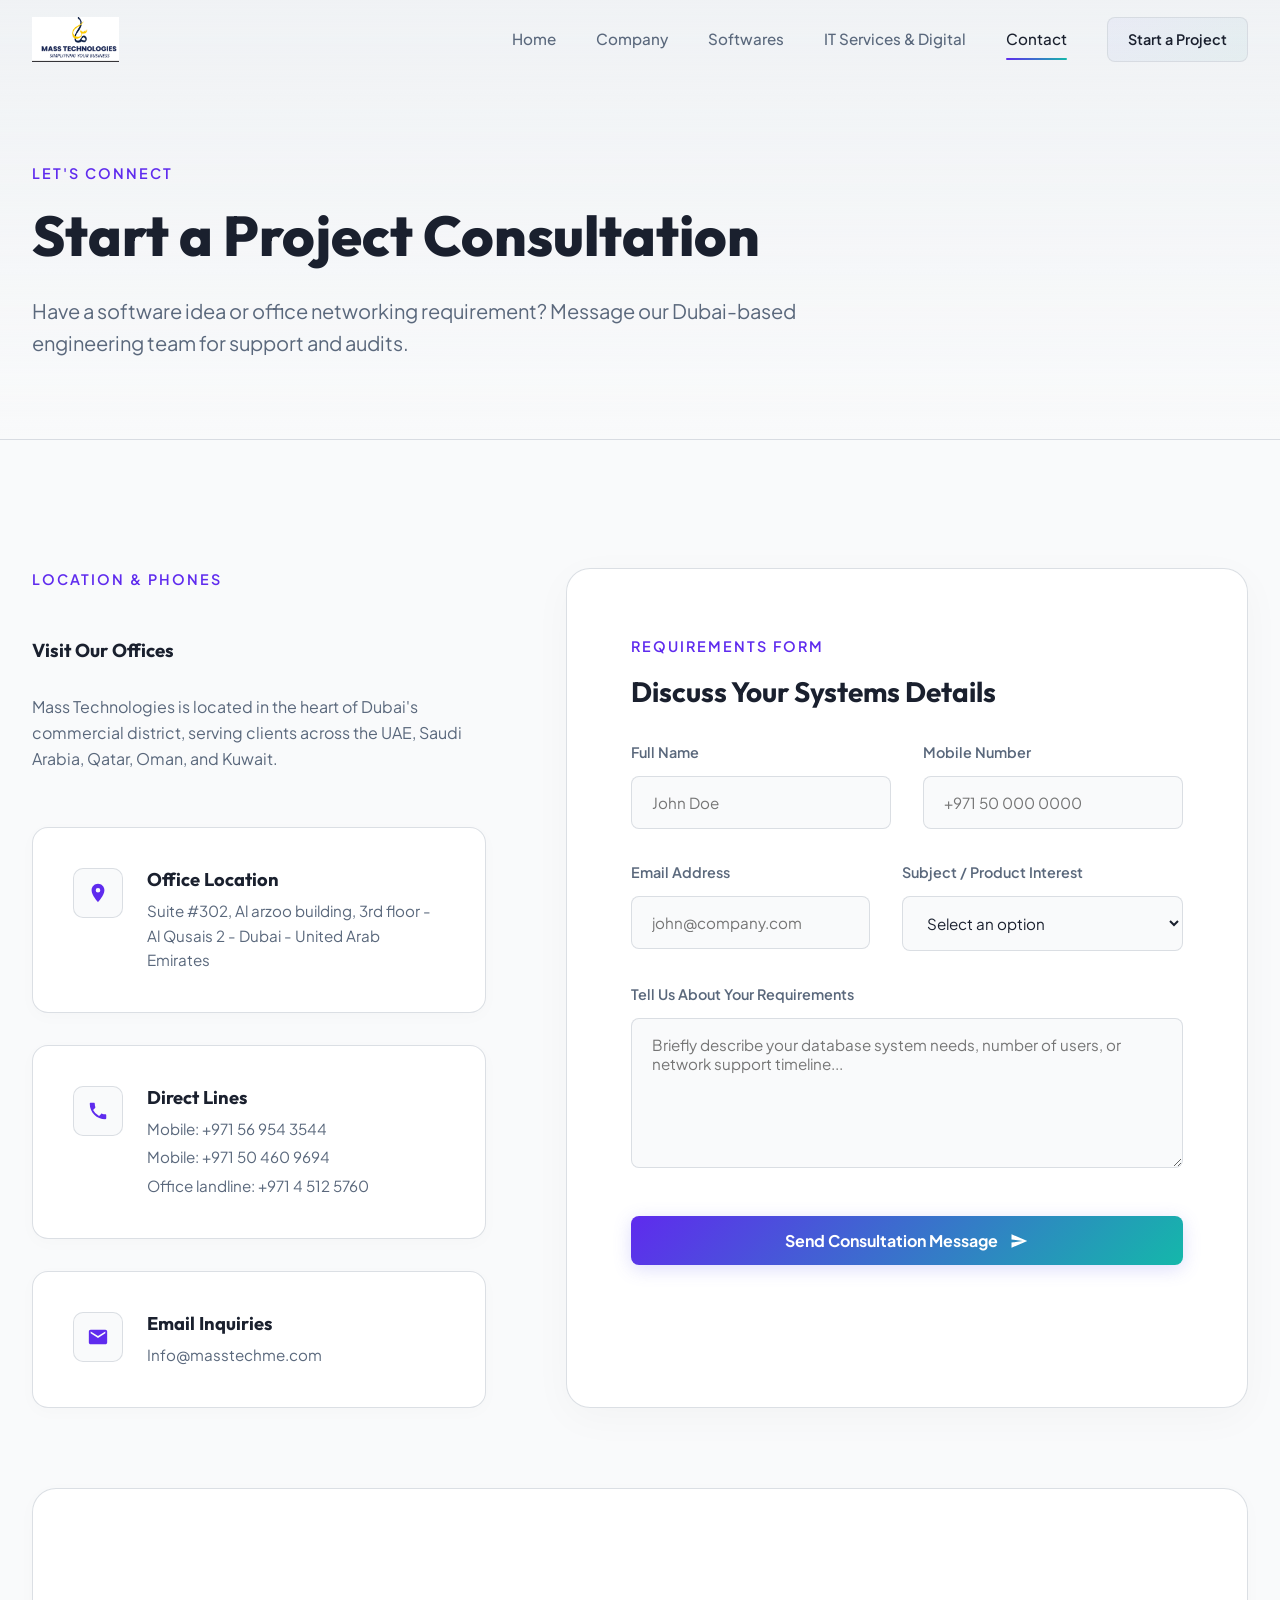
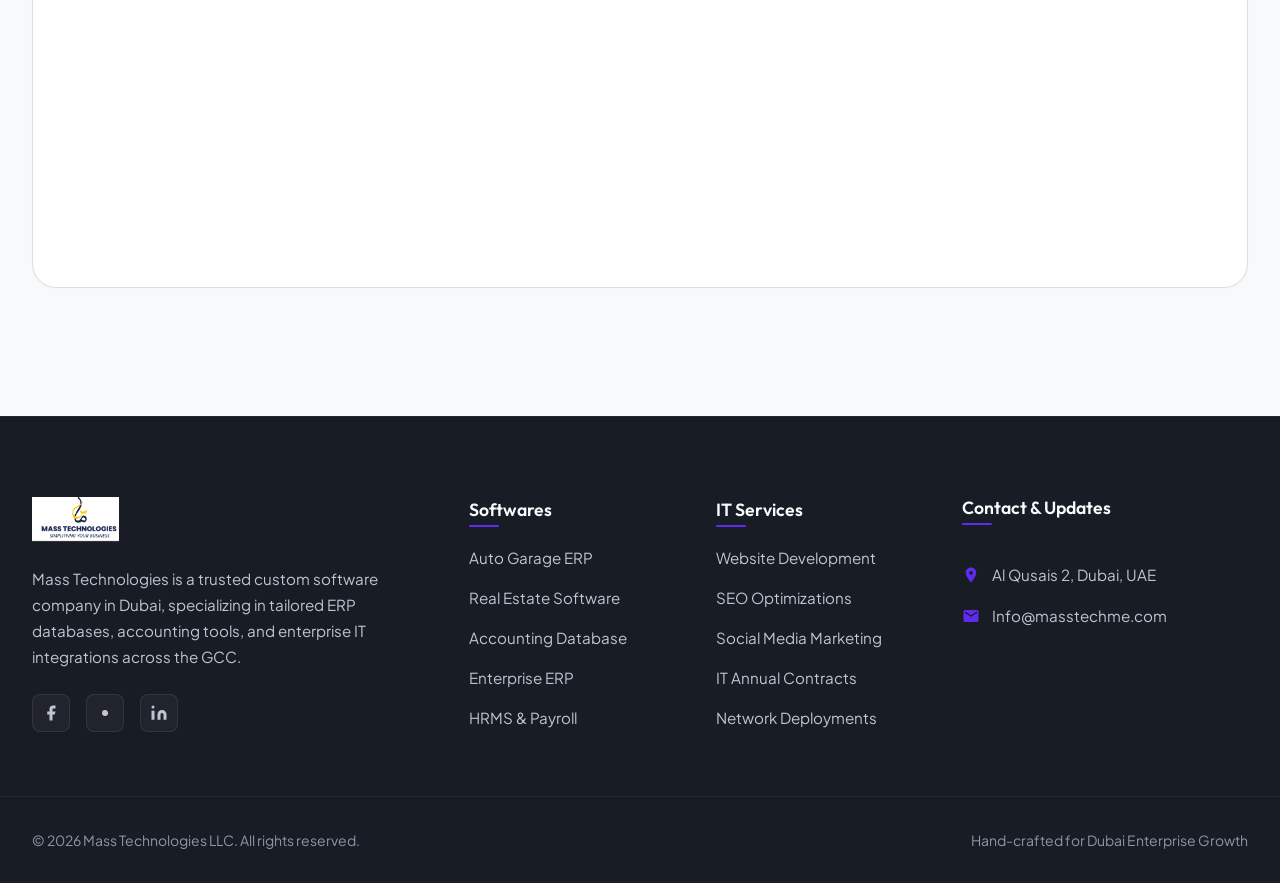
<file: contact.html>
<!DOCTYPE html>
<html lang="en">
<head>
  <meta charset="UTF-8">
  <meta name="viewport" content="width=device-width, initial-scale=1.0">
  <title>Contact Us | Custom Software Company Al Qusais Dubai | Mass Technologies</title>
  <meta name="description" content="Get in touch with Mass Technologies Dubai. Suite #302, Al arzoo building, Al Qusais 2. Call +971 56 954 3544 or Email Info@masstechme.com for a free consultation.">
  <link rel="stylesheet" href="css/style.css">
  <link rel="stylesheet" href="css/pages.css">
</head>
<body>

  <!-- Premium Header -->
  <header>
    <div class="container nav-container">
      <a href="index.html" class="logo">
        <img src="Logo.PNG" alt="Mass Technologies Logo" class="logo-img">
      </a>
      
      <nav class="nav-menu">
        <a href="index.html" class="nav-link">Home</a>
        <a href="about.html" class="nav-link">Company</a>
        <a href="products.html" class="nav-link">Softwares</a>
        <a href="services.html" class="nav-link">IT Services & Digital</a>
        <a href="contact.html" class="nav-link active">Contact</a>
        <a href="contact.html" class="nav-cta">Start a Project</a>
      </nav>

      <button class="nav-toggle" aria-label="Toggle Menu" id="navToggleBtn">
        <span></span>
        <span></span>
        <span></span>
      </button>
    </div>
  </header>

  <!-- Subpage Hero -->
  <section class="subpage-hero">
    <div class="container reveal">
      <span class="section-subtitle">Let's Connect</span>
      <h1 class="subpage-hero-title">Start a Project Consultation</h1>
      <p class="subpage-hero-desc">Have a software idea or office networking requirement? Message our Dubai-based engineering team for support and audits.</p>
    </div>
  </section>

  <!-- Contact Section layout -->
  <section class="section">
    <div class="container contact-layout">
      <!-- Contact Info Details Column -->
      <div class="contact-info-column reveal">
        <span class="section-subtitle">Location & Phones</span>
        <h3>Visit Our Offices</h3>
        <p style="color: var(--text-secondary); margin-bottom: 1.5rem;">Mass Technologies is located in the heart of Dubai's commercial district, serving clients across the UAE, Saudi Arabia, Qatar, Oman, and Kuwait.</p>

        <!-- Location card -->
        <div class="contact-info-card">
          <div class="contact-info-icon">
            <svg viewBox="0 0 24 24"><path d="M12 2C8.13 2 5 5.13 5 9c0 5.25 7 13 7 13s7-7.75 7-13c0-3.87-3.13-7-7-7zm0 9.5a2.5 2.5 0 0 1 0-5 2.5 2.5 0 0 1 0 5z"/></svg>
          </div>
          <div class="contact-info-details">
            <h4>Office Location</h4>
            <p>Suite #302, Al arzoo building, 3rd floor - Al Qusais 2 - Dubai - United Arab Emirates</p>
          </div>
        </div>

        <!-- Phones card -->
        <div class="contact-info-card">
          <div class="contact-info-icon">
            <svg viewBox="0 0 24 24"><path d="M6.62 10.79a15.15 15.15 0 0 0 6.57 6.57l2.2-2.2c.28-.28.67-.36 1.01-.25 1.12.37 2.33.57 3.6.57.55 0 1 .45 1 1V20c0 .55-.45 1-1 1-9.39 0-17-7.61-17-17 0-.55.45-1 1-1h3.5c.55 0 1 .45 1 1 0 1.27.2 2.48.57 3.6.11.34.03.73-.25 1.01l-2.2 2.2z"/></svg>
          </div>
          <div class="contact-info-details">
            <h4>Direct Lines</h4>
            <p style="margin-bottom: 0.25rem;">Mobile: <a href="tel:+971569543544">+971 56 954 3544</a></p>
            <p style="margin-bottom: 0.25rem;">Mobile: <a href="tel:+971504609694">+971 50 460 9694</a></p>
            <p>Office landline: <a href="tel:+97145125760">+971 4 512 5760</a></p>
          </div>
        </div>

        <!-- Emails card -->
        <div class="contact-info-card">
          <div class="contact-info-icon">
            <svg viewBox="0 0 24 24"><path d="M20 4H4c-1.1 0-1.99.9-1.99 2L2 18c0 1.1.9 2 2 2h16c1.1 0 2-.9 2-2V6c0-1.1-.9-2-2-2zm0 4l-8 5-8-5V6l8 5 8-5v2z"/></svg>
          </div>
          <div class="contact-info-details">
            <h4>Email Inquiries</h4>
            <p><a href="mailto:Info@masstechme.com">Info@masstechme.com</a></p>
          </div>
        </div>
      </div>

      <!-- Contact Interactive Form Column -->
      <div class="contact-form-column reveal delay-2">
        <!-- Success Message Backdrop -->
        <div class="form-success-message" id="formSuccess">
          <div class="success-icon-box">
            <svg viewBox="0 0 24 24"><path d="M9 16.17L4.83 12l-1.42 1.41L9 19 21 7l-1.41-1.41z"/></svg>
          </div>
          <h3 style="font-size: 1.75rem; margin-bottom: 1rem;">Message Sent Successfully!</h3>
          <p style="color: var(--text-secondary); margin-bottom: 2.5rem; max-width: 450px;">Thank you for contacting Mass Technologies. Our technical support manager will review your systems requirements and call you back within 2 business hours.</p>
          <button type="button" class="btn btn-secondary" id="resetFormBtn">Send Another Message</button>
        </div>

        <span class="section-subtitle">Requirements Form</span>
        <h3 style="font-size: 1.75rem; margin-bottom: 2rem;">Discuss Your Systems Details</h3>
        
        <form class="contact-form" id="contactForm">
          <div class="form-group-row">
            <div class="form-group">
              <label for="formName" class="form-label">Full Name</label>
              <input type="text" id="formName" class="form-control" placeholder="John Doe" required>
            </div>
            <div class="form-group">
              <label for="formPhone" class="form-label">Mobile Number</label>
              <input type="tel" id="formPhone" class="form-control" placeholder="+971 50 000 0000" required>
            </div>
          </div>

          <div class="form-group-row">
            <div class="form-group">
              <label for="formEmail" class="form-label">Email Address</label>
              <input type="email" id="formEmail" class="form-control" placeholder="john@company.com" required>
            </div>
            <div class="form-group">
              <label for="formSubject" class="form-label">Subject / Product Interest</label>
              <select id="formSubject" class="form-control" style="background-image: none; cursor: pointer;" required>
                <option value="" disabled selected>Select an option</option>
                <option value="Auto Garage Software">Auto Garage Software</option>
                <option value="Enterprise ERP System">Enterprise ERP System</option>
                <option value="Real Estate ERP">Real Estate ERP</option>
                <option value="MASS Accounting Software">MASS Accounting Software</option>
                <option value="MASS HRMS & Payroll">MASS HRMS & Payroll</option>
                <option value="Salon Management Tool">Salon Management Tool</option>
                <option value="Web Application Development">Web Application Development</option>
                <option value="SEO and Digital Marketing">SEO & Digital Marketing</option>
                <option value="IT AMC Contracts">IT AMC Contracts</option>
                <option value="Networking Solutions">Networking Solutions</option>
                <option value="General Inquiry">General Inquiry</option>
              </select>
            </div>
          </div>

          <div class="form-group">
            <label for="formMessage" class="form-label">Tell Us About Your Requirements</label>
            <textarea id="formMessage" class="form-control" placeholder="Briefly describe your database system needs, number of users, or network support timeline..." required></textarea>
          </div>

          <button type="submit" class="btn btn-primary" style="margin-top: 1rem; width: 100%;">
            Send Consultation Message
            <svg viewBox="0 0 24 24"><path d="M2.01 21L23 12 2.01 3 2 10l15 2-15 2z"/></svg>
          </button>
        </form>
      </div>
    </div>

    <!-- Map Wrapper -->
    <div class="container reveal">
      <div class="map-wrapper">
        <!-- Embed Google Map localizing Al Qusais, Dubai -->
        <iframe src="https://www.google.com/maps/embed?pb=!15s0x3e5f5f7396c0d8d3:0x1b79f6eb3ad0ee4e!2zQWwgUXVzYWlzIDIgLSBEdWJhaSAtIEFyYWIgRW1pcmF0ZXM!5m2!1sen!2sae" allowfullscreen="" loading="lazy" referrerpolicy="no-referrer-when-downgrade"></iframe>
      </div>
    </div>
  </section>

  <!-- Footer Section -->
  <footer>
    <div class="container footer-grid">
      <div class="footer-brand">
        <a href="index.html" class="footer-logo logo">
          <img src="Logo.PNG" alt="Mass Technologies Logo" class="logo-img logo-img-footer">
        </a>
        <p class="footer-desc">Mass Technologies is a trusted custom software company in Dubai, specializing in tailored ERP databases, accounting tools, and enterprise IT integrations across the GCC.</p>
        <div class="footer-socials">
          <a href="#" class="social-link" aria-label="Facebook">
            <svg viewBox="0 0 24 24"><path d="M18 2h-3a5 5 0 0 0-5 5v3H7v4h3v8h4v-8h3l1-4h-4V7a1 1 0 0 1 1-1h3z"/></svg>
          </a>
          <a href="#" class="social-link" aria-label="Instagram">
            <svg viewBox="0 0 24 24"><path d="M16 11.37A4 4 0 1 1 12.63 8 4 4 0 0 1 16 11.37z M17.5 6.5h.01"/></svg>
          </a>
          <a href="#" class="social-link" aria-label="LinkedIn">
            <svg viewBox="0 0 24 24"><path d="M16 8a6 6 0 0 1 6 6v7h-4v-7a2 2 0 0 0-2-2 2 2 0 0 0-2 2v7h-4v-7a6 6 0 0 1 6-6z M2 9h4v12H2z M4 6a2 2 0 1 0 0-4 2 2 0 0 0 0 4z"/></svg>
          </a>
        </div>
      </div>

      <div>
        <h3 class="footer-nav-title">Softwares</h3>
        <ul class="footer-links">
          <li><a href="products.html" class="footer-link">Auto Garage ERP</a></li>
          <li><a href="products.html" class="footer-link">Real Estate Software</a></li>
          <li><a href="products.html" class="footer-link">Accounting Database</a></li>
          <li><a href="products.html" class="footer-link">Enterprise ERP</a></li>
          <li><a href="products.html" class="footer-link">HRMS & Payroll</a></li>
        </ul>
      </div>

      <div>
        <h3 class="footer-nav-title">IT Services</h3>
        <ul class="footer-links">
          <li><a href="services.html" class="footer-link">Website Development</a></li>
          <li><a href="services.html" class="footer-link">SEO Optimizations</a></li>
          <li><a href="services.html" class="footer-link">Social Media Marketing</a></li>
          <li><a href="services.html" class="footer-link">IT Annual Contracts</a></li>
          <li><a href="services.html" class="footer-link">Network Deployments</a></li>
        </ul>
      </div>

      <div class="footer-newsletter">
        <h3 class="footer-nav-title">Contact & Updates</h3>
        <div class="footer-contact-info">
          <div class="footer-contact-item">
            <svg viewBox="0 0 24 24"><path d="M12 2C8.13 2 5 5.13 5 9c0 5.25 7 13 7 13s7-7.75 7-13c0-3.87-3.13-7-7-7zm0 9.5a2.5 2.5 0 0 1 0-5 2.5 2.5 0 0 1 0 5z"/></svg>
            <span>Al Qusais 2, Dubai, UAE</span>
          </div>
          <div class="footer-contact-item">
            <svg viewBox="0 0 24 24"><path d="M20 4H4c-1.1 0-1.99.9-1.99 2L2 18c0 1.1.9 2 2 2h16c1.1 0 2-.9 2-2V6c0-1.1-.9-2-2-2zm0 4l-8 5-8-5V6l8 5 8-5v2z"/></svg>
            <a href="mailto:Info@masstechme.com">Info@masstechme.com</a>
          </div>
        </div>
      </div>
    </div>
    
    <div class="container footer-bottom">
      <p>&copy; 2026 Mass Technologies LLC. All rights reserved.</p>
      <p>Hand-crafted for Dubai Enterprise Growth</p>
    </div>
  </footer>

  <script src="js/main.js"></script>
</body>
</html>
</file>
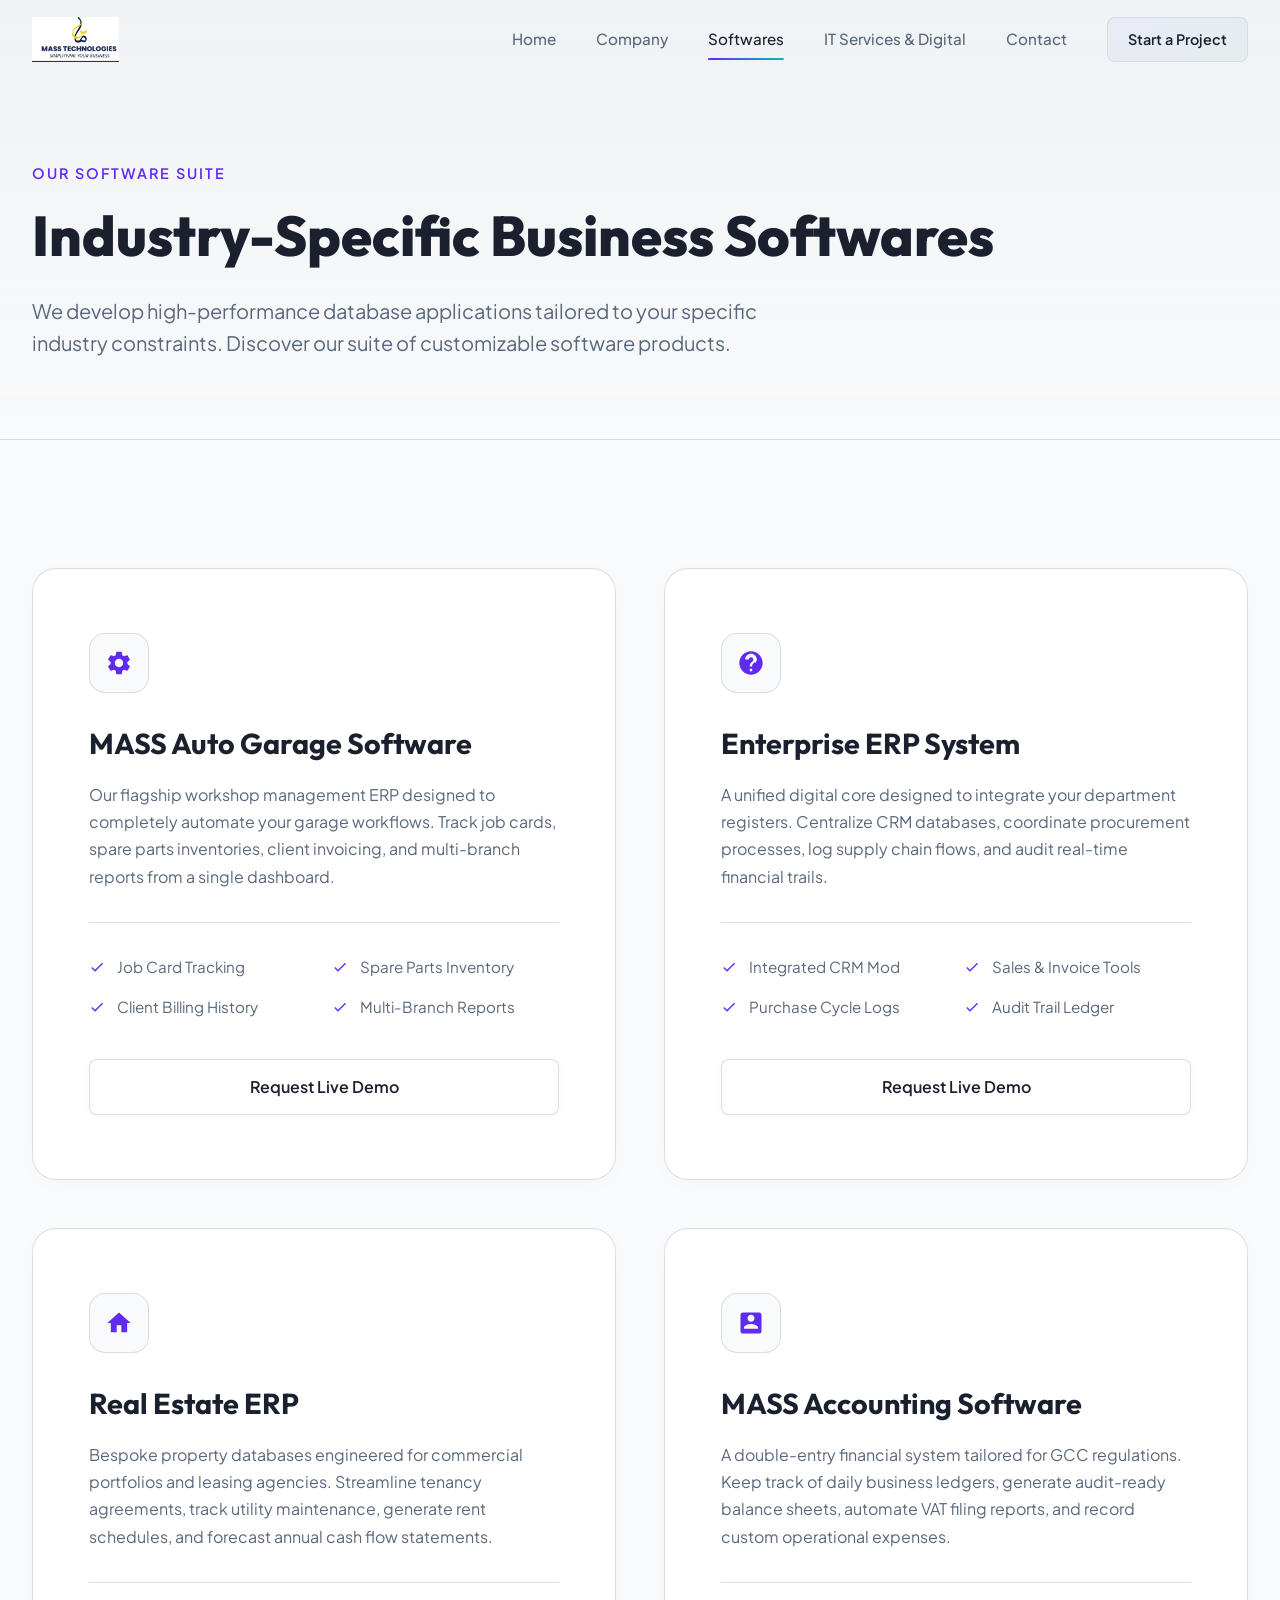
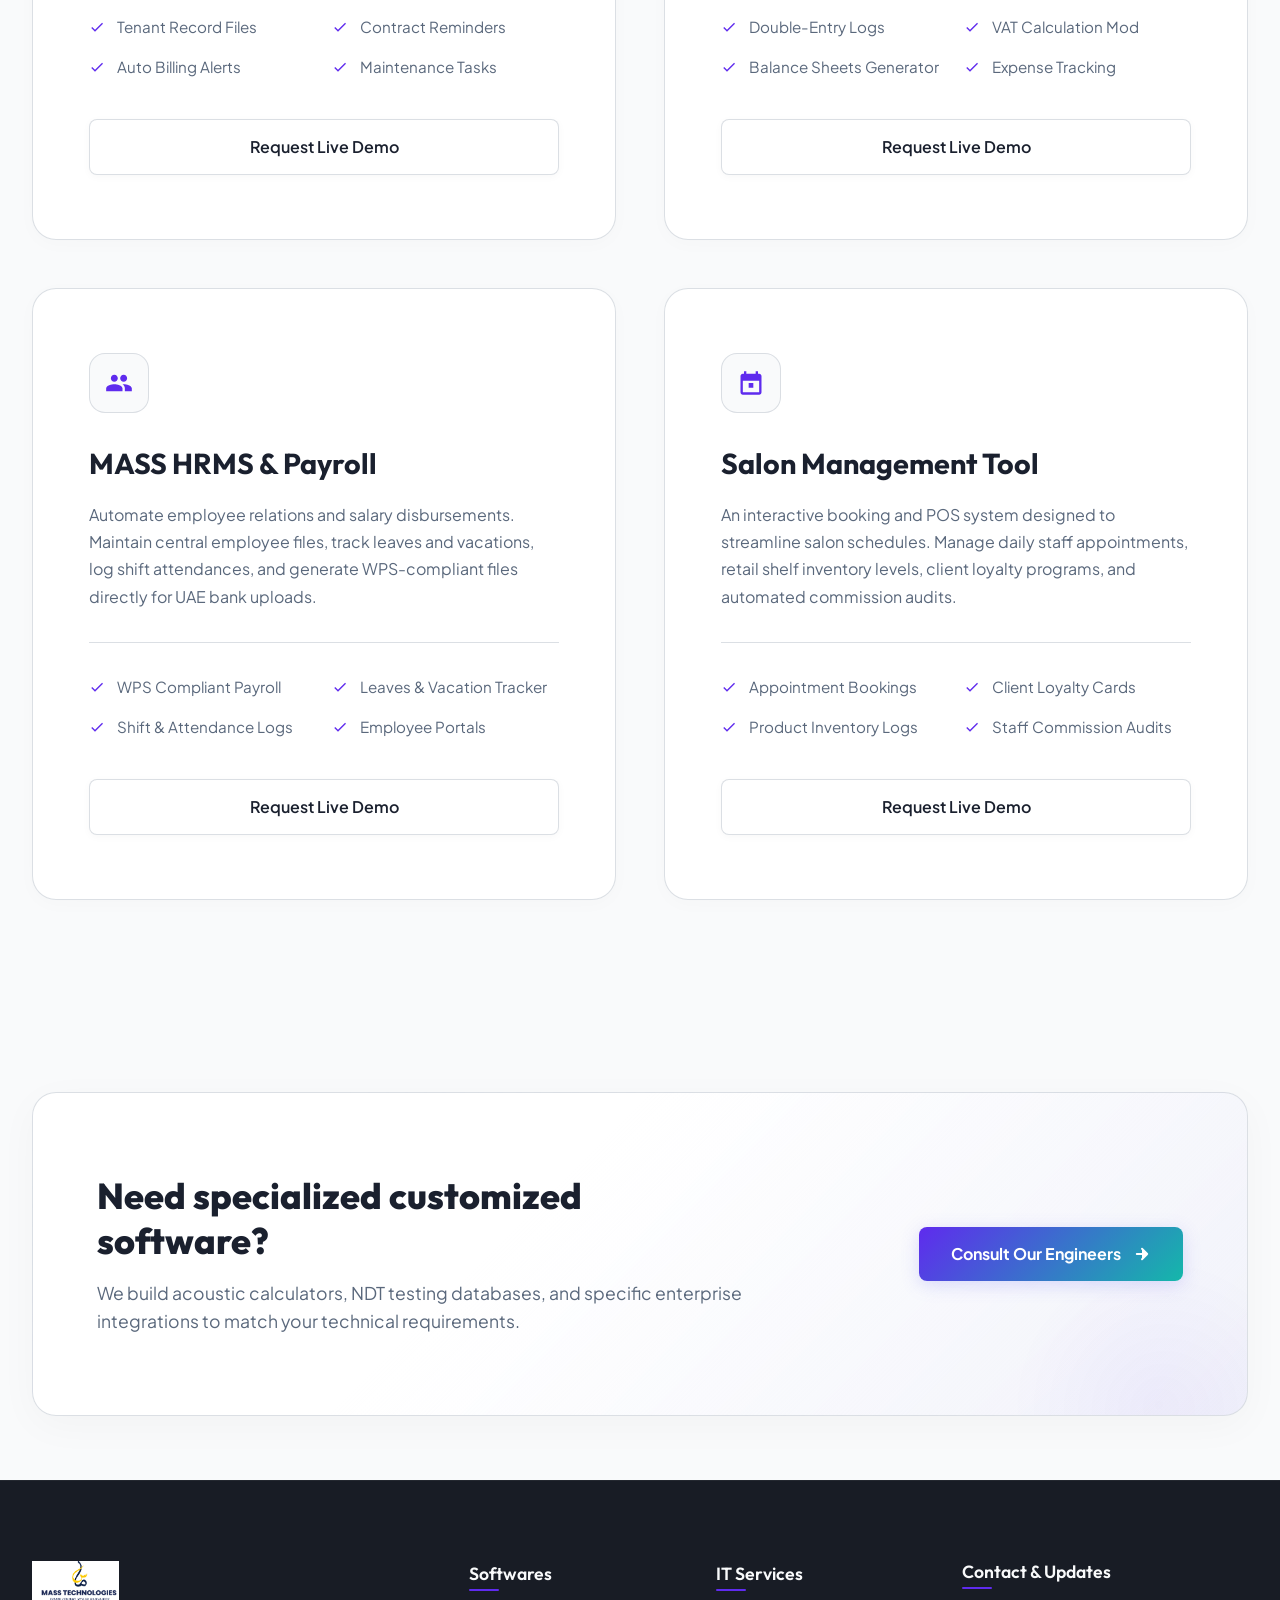
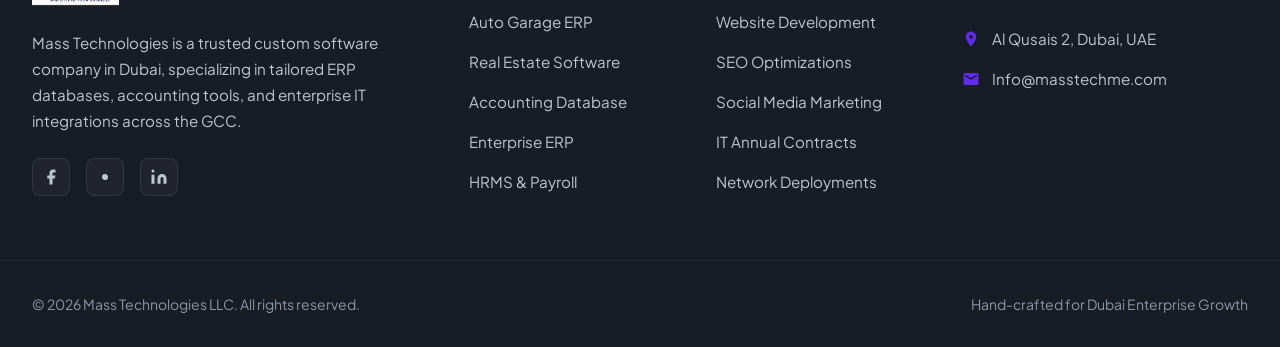
<file: products.html>
<!DOCTYPE html>
<html lang="en">
<head>
  <meta charset="UTF-8">
  <meta name="viewport" content="width=device-width, initial-scale=1.0">
  <title>Enterprise Software Products Dubai | ERP & Auto Garage Software | Mass Technologies</title>
  <meta name="description" content="Discover our flagship business software products: Auto Garage Management, Accounting, CRM, Real Estate ERP, HRMS, and Salon software built for Dubai and GCC.">
  <link rel="stylesheet" href="css/style.css">
  <link rel="stylesheet" href="css/pages.css">
</head>
<body>

  <!-- Premium Header -->
  <header>
    <div class="container nav-container">
      <a href="index.html" class="logo">
        <img src="Logo.PNG" alt="Mass Technologies Logo" class="logo-img">
      </a>
      
      <nav class="nav-menu">
        <a href="index.html" class="nav-link">Home</a>
        <a href="about.html" class="nav-link">Company</a>
        <a href="products.html" class="nav-link active">Softwares</a>
        <a href="services.html" class="nav-link">IT Services & Digital</a>
        <a href="contact.html" class="nav-link">Contact</a>
        <a href="contact.html" class="nav-cta">Start a Project</a>
      </nav>

      <button class="nav-toggle" aria-label="Toggle Menu" id="navToggleBtn">
        <span></span>
        <span></span>
        <span></span>
      </button>
    </div>
  </header>

  <!-- Subpage Hero -->
  <section class="subpage-hero">
    <div class="container reveal">
      <span class="section-subtitle">Our Software Suite</span>
      <h1 class="subpage-hero-title">Industry-Specific Business Softwares</h1>
      <p class="subpage-hero-desc">We develop high-performance database applications tailored to your specific industry constraints. Discover our suite of customizable software products.</p>
    </div>
  </section>

  <!-- Products Catalog Grid -->
  <section class="section">
    <div class="container products-grid">
      
      <!-- Auto Garage ERP -->
      <div class="product-item reveal">
        <div class="product-icon">
          <!-- Car Repair Icon -->
          <svg viewBox="0 0 24 24"><path d="M19.14 12.94c.04-.3.06-.61.06-.94 0-.32-.02-.64-.07-.94l2.03-1.58c.18-.14.23-.41.12-.61l-1.92-3.32c-.12-.22-.37-.29-.59-.22l-2.39.96c-.5-.38-1.03-.7-1.62-.94l-.36-2.54c-.04-.24-.24-.41-.48-.41h-3.84c-.24 0-.43.17-.47.41l-.36 2.54c-.59.24-1.13.57-1.62.94l-2.39-.96c-.22-.08-.47 0-.59.22L2.74 8.87c-.12.21-.08.47.12.61l2.03 1.58c-.05.3-.09.63-.09.94s.02.64.07.94l-2.03 1.58c-.18.14-.23.41-.12.61l1.92 3.32c.12.22.37.29.59.22l2.39-.96c.5.38 1.03.7 1.62.94l.36 2.54c.05.24.24.41.48.41h3.84c.24 0 .44-.17.47-.41l.36-2.54c.59-.24 1.13-.56 1.62-.94l2.39.96c.22.08.47 0 .59-.22l1.92-3.32c.12-.22.07-.47-.12-.61l-2.01-1.58zM12 15.6c-1.98 0-3.6-1.62-3.6-3.6s1.62-3.6 3.6-3.6 3.6 1.62 3.6 3.6-1.62 3.6-3.6 3.6z"/></svg>
        </div>
        <h3 class="product-title">MASS Auto Garage Software</h3>
        <p class="product-desc">Our flagship workshop management ERP designed to completely automate your garage workflows. Track job cards, spare parts inventories, client invoicing, and multi-branch reports from a single dashboard.</p>
        <div class="product-features">
          <div class="p-feature-item">
            <svg viewBox="0 0 24 24"><path d="M9 16.17L4.83 12l-1.42 1.41L9 19 21 7l-1.41-1.41z"/></svg>
            <span>Job Card Tracking</span>
          </div>
          <div class="p-feature-item">
            <svg viewBox="0 0 24 24"><path d="M9 16.17L4.83 12l-1.42 1.41L9 19 21 7l-1.41-1.41z"/></svg>
            <span>Spare Parts Inventory</span>
          </div>
          <div class="p-feature-item">
            <svg viewBox="0 0 24 24"><path d="M9 16.17L4.83 12l-1.42 1.41L9 19 21 7l-1.41-1.41z"/></svg>
            <span>Client Billing History</span>
          </div>
          <div class="p-feature-item">
            <svg viewBox="0 0 24 24"><path d="M9 16.17L4.83 12l-1.42 1.41L9 19 21 7l-1.41-1.41z"/></svg>
            <span>Multi-Branch Reports</span>
          </div>
        </div>
        <a href="contact.html?product=Auto%20Garage%20Software" class="btn btn-secondary">Request Live Demo</a>
      </div>

      <!-- Enterprise ERP -->
      <div class="product-item reveal delay-1">
        <div class="product-icon">
          <!-- ERP Database Icon -->
          <svg viewBox="0 0 24 24"><path d="M12 2C6.48 2 2 6.48 2 12s4.48 10 10 10 10-4.48 10-10S17.52 2 12 2zm1 17h-2v-2h2v2zm2.07-7.75l-.9.92C13.45 12.9 13 13.5 13 15h-2v-.5c0-1.1.45-2.1 1.17-2.83l1.24-1.26c.37-.36.59-.86.59-1.41 0-1.1-.9-2-2-2s-2 .9-2 2H7c0-2.76 2.24-5 5-5s5 2.24 5 5c0 1.04-.42 1.99-1.07 2.75z"/></svg>
        </div>
        <h3 class="product-title">Enterprise ERP System</h3>
        <p class="product-desc">A unified digital core designed to integrate your department registers. Centralize CRM databases, coordinate procurement processes, log supply chain flows, and audit real-time financial trails.</p>
        <div class="product-features">
          <div class="p-feature-item">
            <svg viewBox="0 0 24 24"><path d="M9 16.17L4.83 12l-1.42 1.41L9 19 21 7l-1.41-1.41z"/></svg>
            <span>Integrated CRM Mod</span>
          </div>
          <div class="p-feature-item">
            <svg viewBox="0 0 24 24"><path d="M9 16.17L4.83 12l-1.42 1.41L9 19 21 7l-1.41-1.41z"/></svg>
            <span>Sales & Invoice Tools</span>
          </div>
          <div class="p-feature-item">
            <svg viewBox="0 0 24 24"><path d="M9 16.17L4.83 12l-1.42 1.41L9 19 21 7l-1.41-1.41z"/></svg>
            <span>Purchase Cycle Logs</span>
          </div>
          <div class="p-feature-item">
            <svg viewBox="0 0 24 24"><path d="M9 16.17L4.83 12l-1.42 1.41L9 19 21 7l-1.41-1.41z"/></svg>
            <span>Audit Trail Ledger</span>
          </div>
        </div>
        <a href="contact.html?product=Enterprise%20ERP%20System" class="btn btn-secondary">Request Live Demo</a>
      </div>

      <!-- Real Estate Software -->
      <div class="product-item reveal">
        <div class="product-icon">
          <!-- Property Icon -->
          <svg viewBox="0 0 24 24"><path d="M10 20v-6h4v6h5v-8h3L12 3 2 12h3v8z"/></svg>
        </div>
        <h3 class="product-title">Real Estate ERP</h3>
        <p class="product-desc">Bespoke property databases engineered for commercial portfolios and leasing agencies. Streamline tenancy agreements, track utility maintenance, generate rent schedules, and forecast annual cash flow statements.</p>
        <div class="product-features">
          <div class="p-feature-item">
            <svg viewBox="0 0 24 24"><path d="M9 16.17L4.83 12l-1.42 1.41L9 19 21 7l-1.41-1.41z"/></svg>
            <span>Tenant Record Files</span>
          </div>
          <div class="p-feature-item">
            <svg viewBox="0 0 24 24"><path d="M9 16.17L4.83 12l-1.42 1.41L9 19 21 7l-1.41-1.41z"/></svg>
            <span>Contract Reminders</span>
          </div>
          <div class="p-feature-item">
            <svg viewBox="0 0 24 24"><path d="M9 16.17L4.83 12l-1.42 1.41L9 19 21 7l-1.41-1.41z"/></svg>
            <span>Auto Billing Alerts</span>
          </div>
          <div class="p-feature-item">
            <svg viewBox="0 0 24 24"><path d="M9 16.17L4.83 12l-1.42 1.41L9 19 21 7l-1.41-1.41z"/></svg>
            <span>Maintenance Tasks</span>
          </div>
        </div>
        <a href="contact.html?product=Real%20Estate%20ERP" class="btn btn-secondary">Request Live Demo</a>
      </div>

      <!-- Accounting Software -->
      <div class="product-item reveal delay-1">
        <div class="product-icon">
          <!-- Accounting Icon -->
          <svg viewBox="0 0 24 24"><path d="M19 3H5c-1.1 0-2 .9-2 2v14c0 1.1.9 2 2 2h14c1.1 0 2-.9 2-2V5c0-1.1-.9-2-2-2zm-7 2c1.66 0 3 1.34 3 3s-1.34 3-3 3-3-1.34-3-3 1.34-3 3-3zm6 12H6v-1.1c0-2 4-3.1 6-3.1s6 1.1 6 3.1V17z"/></svg>
        </div>
        <h3 class="product-title">MASS Accounting Software</h3>
        <p class="product-desc">A double-entry financial system tailored for GCC regulations. Keep track of daily business ledgers, generate audit-ready balance sheets, automate VAT filing reports, and record custom operational expenses.</p>
        <div class="product-features">
          <div class="p-feature-item">
            <svg viewBox="0 0 24 24"><path d="M9 16.17L4.83 12l-1.42 1.41L9 19 21 7l-1.41-1.41z"/></svg>
            <span>Double-Entry Logs</span>
          </div>
          <div class="p-feature-item">
            <svg viewBox="0 0 24 24"><path d="M9 16.17L4.83 12l-1.42 1.41L9 19 21 7l-1.41-1.41z"/></svg>
            <span>VAT Calculation Mod</span>
          </div>
          <div class="p-feature-item">
            <svg viewBox="0 0 24 24"><path d="M9 16.17L4.83 12l-1.42 1.41L9 19 21 7l-1.41-1.41z"/></svg>
            <span>Balance Sheets Generator</span>
          </div>
          <div class="p-feature-item">
            <svg viewBox="0 0 24 24"><path d="M9 16.17L4.83 12l-1.42 1.41L9 19 21 7l-1.41-1.41z"/></svg>
            <span>Expense Tracking</span>
          </div>
        </div>
        <a href="contact.html?product=MASS%20Accounting%20Software" class="btn btn-secondary">Request Live Demo</a>
      </div>

      <!-- HRMS Software -->
      <div class="product-item reveal">
        <div class="product-icon">
          <!-- People Icon -->
          <svg viewBox="0 0 24 24"><path d="M16 11c1.66 0 2.99-1.34 2.99-3S17.66 5 16 5c-1.66 0-3 1.34-3 3s1.34 3 3 3zm-8 0c1.66 0 2.99-1.34 2.99-3S9.66 5 8 5C6.34 5 5 6.34 5 8s1.34 3 3 3zm0 2c-2.33 0-7 1.17-7 3.5V19h14v-2.5c0-2.33-4.67-3.5-7-3.5zm8 0c-.29 0-.62.02-.97.05 1.16.84 1.97 1.97 1.97 3.45V19h6v-2.5c0-2.33-4.67-3.5-7-3.5z"/></svg>
        </div>
        <h3 class="product-title">MASS HRMS & Payroll</h3>
        <p class="product-desc">Automate employee relations and salary disbursements. Maintain central employee files, track leaves and vacations, log shift attendances, and generate WPS-compliant files directly for UAE bank uploads.</p>
        <div class="product-features">
          <div class="p-feature-item">
            <svg viewBox="0 0 24 24"><path d="M9 16.17L4.83 12l-1.42 1.41L9 19 21 7l-1.41-1.41z"/></svg>
            <span>WPS Compliant Payroll</span>
          </div>
          <div class="p-feature-item">
            <svg viewBox="0 0 24 24"><path d="M9 16.17L4.83 12l-1.42 1.41L9 19 21 7l-1.41-1.41z"/></svg>
            <span>Leaves & Vacation Tracker</span>
          </div>
          <div class="p-feature-item">
            <svg viewBox="0 0 24 24"><path d="M9 16.17L4.83 12l-1.42 1.41L9 19 21 7l-1.41-1.41z"/></svg>
            <span>Shift & Attendance Logs</span>
          </div>
          <div class="p-feature-item">
            <svg viewBox="0 0 24 24"><path d="M9 16.17L4.83 12l-1.42 1.41L9 19 21 7l-1.41-1.41z"/></svg>
            <span>Employee Portals</span>
          </div>
        </div>
        <a href="contact.html?product=MASS%20HRMS%20%26%20Payroll" class="btn btn-secondary">Request Live Demo</a>
      </div>

      <!-- Salon Management Software -->
      <div class="product-item reveal delay-1">
        <div class="product-icon">
          <!-- Calendar Check Icon -->
          <svg viewBox="0 0 24 24"><path d="M19 4h-1V2h-2v2H8V2H6v2H5c-1.11 0-1.99.9-1.99 2L3 20c0 1.1.89 2 2 2h14c1.1 0 2-.9 2-2V6c0-1.1-.9-2-2-2zm0 16H5V10h14v10zm-5-8h-4v4h4v-4z"/></svg>
        </div>
        <h3 class="product-title">Salon Management Tool</h3>
        <p class="product-desc">An interactive booking and POS system designed to streamline salon schedules. Manage daily staff appointments, retail shelf inventory levels, client loyalty programs, and automated commission audits.</p>
        <div class="product-features">
          <div class="p-feature-item">
            <svg viewBox="0 0 24 24"><path d="M9 16.17L4.83 12l-1.42 1.41L9 19 21 7l-1.41-1.41z"/></svg>
            <span>Appointment Bookings</span>
          </div>
          <div class="p-feature-item">
            <svg viewBox="0 0 24 24"><path d="M9 16.17L4.83 12l-1.42 1.41L9 19 21 7l-1.41-1.41z"/></svg>
            <span>Client Loyalty Cards</span>
          </div>
          <div class="p-feature-item">
            <svg viewBox="0 0 24 24"><path d="M9 16.17L4.83 12l-1.42 1.41L9 19 21 7l-1.41-1.41z"/></svg>
            <span>Product Inventory Logs</span>
          </div>
          <div class="p-feature-item">
            <svg viewBox="0 0 24 24"><path d="M9 16.17L4.83 12l-1.42 1.41L9 19 21 7l-1.41-1.41z"/></svg>
            <span>Staff Commission Audits</span>
          </div>
        </div>
        <a href="contact.html?product=Salon%20Management%20Tool" class="btn btn-secondary">Request Live Demo</a>
      </div>

    </div>
  </section>

  <!-- CTA Banner Section -->
  <section class="cta-banner container reveal">
    <div class="cta-card">
      <div class="cta-text">
        <h2 class="cta-title">Need specialized customized software?</h2>
        <p class="cta-desc">We build acoustic calculators, NDT testing databases, and specific enterprise integrations to match your technical requirements.</p>
      </div>
      <div class="cta-action">
        <a href="contact.html?product=Custom%20Software%20Development" class="btn btn-primary">
          Consult Our Engineers
          <svg viewBox="0 0 24 24"><path d="M5 12h14M12 5l7 7-7 7" stroke="currentColor" stroke-width="2.5" stroke-linecap="round" stroke-linejoin="round"/></svg>
        </a>
      </div>
    </div>
  </section>

  <!-- Footer Section -->
  <footer>
    <div class="container footer-grid">
      <div class="footer-brand">
        <a href="index.html" class="footer-logo logo">
          <img src="Logo.PNG" alt="Mass Technologies Logo" class="logo-img logo-img-footer">
        </a>
        <p class="footer-desc">Mass Technologies is a trusted custom software company in Dubai, specializing in tailored ERP databases, accounting tools, and enterprise IT integrations across the GCC.</p>
        <div class="footer-socials">
          <a href="#" class="social-link" aria-label="Facebook">
            <svg viewBox="0 0 24 24"><path d="M18 2h-3a5 5 0 0 0-5 5v3H7v4h3v8h4v-8h3l1-4h-4V7a1 1 0 0 1 1-1h3z"/></svg>
          </a>
          <a href="#" class="social-link" aria-label="Instagram">
            <svg viewBox="0 0 24 24"><path d="M16 11.37A4 4 0 1 1 12.63 8 4 4 0 0 1 16 11.37z M17.5 6.5h.01"/></svg>
          </a>
          <a href="#" class="social-link" aria-label="LinkedIn">
            <svg viewBox="0 0 24 24"><path d="M16 8a6 6 0 0 1 6 6v7h-4v-7a2 2 0 0 0-2-2 2 2 0 0 0-2 2v7h-4v-7a6 6 0 0 1 6-6z M2 9h4v12H2z M4 6a2 2 0 1 0 0-4 2 2 0 0 0 0 4z"/></svg>
          </a>
        </div>
      </div>

      <div>
        <h3 class="footer-nav-title">Softwares</h3>
        <ul class="footer-links">
          <li><a href="products.html" class="footer-link">Auto Garage ERP</a></li>
          <li><a href="products.html" class="footer-link">Real Estate Software</a></li>
          <li><a href="products.html" class="footer-link">Accounting Database</a></li>
          <li><a href="products.html" class="footer-link">Enterprise ERP</a></li>
          <li><a href="products.html" class="footer-link">HRMS & Payroll</a></li>
        </ul>
      </div>

      <div>
        <h3 class="footer-nav-title">IT Services</h3>
        <ul class="footer-links">
          <li><a href="services.html" class="footer-link">Website Development</a></li>
          <li><a href="services.html" class="footer-link">SEO Optimizations</a></li>
          <li><a href="services.html" class="footer-link">Social Media Marketing</a></li>
          <li><a href="services.html" class="footer-link">IT Annual Contracts</a></li>
          <li><a href="services.html" class="footer-link">Network Deployments</a></li>
        </ul>
      </div>

      <div class="footer-newsletter">
        <h3 class="footer-nav-title">Contact & Updates</h3>
        <div class="footer-contact-info">
          <div class="footer-contact-item">
            <svg viewBox="0 0 24 24"><path d="M12 2C8.13 2 5 5.13 5 9c0 5.25 7 13 7 13s7-7.75 7-13c0-3.87-3.13-7-7-7zm0 9.5a2.5 2.5 0 0 1 0-5 2.5 2.5 0 0 1 0 5z"/></svg>
            <span>Al Qusais 2, Dubai, UAE</span>
          </div>
          <div class="footer-contact-item">
            <svg viewBox="0 0 24 24"><path d="M20 4H4c-1.1 0-1.99.9-1.99 2L2 18c0 1.1.9 2 2 2h16c1.1 0 2-.9 2-2V6c0-1.1-.9-2-2-2zm0 4l-8 5-8-5V6l8 5 8-5v2z"/></svg>
            <a href="mailto:Info@masstechme.com">Info@masstechme.com</a>
          </div>
        </div>
      </div>
    </div>
    
    <div class="container footer-bottom">
      <p>&copy; 2026 Mass Technologies LLC. All rights reserved.</p>
      <p>Hand-crafted for Dubai Enterprise Growth</p>
    </div>
  </footer>

  <script src="js/main.js"></script>
</body>
</html>
</file>
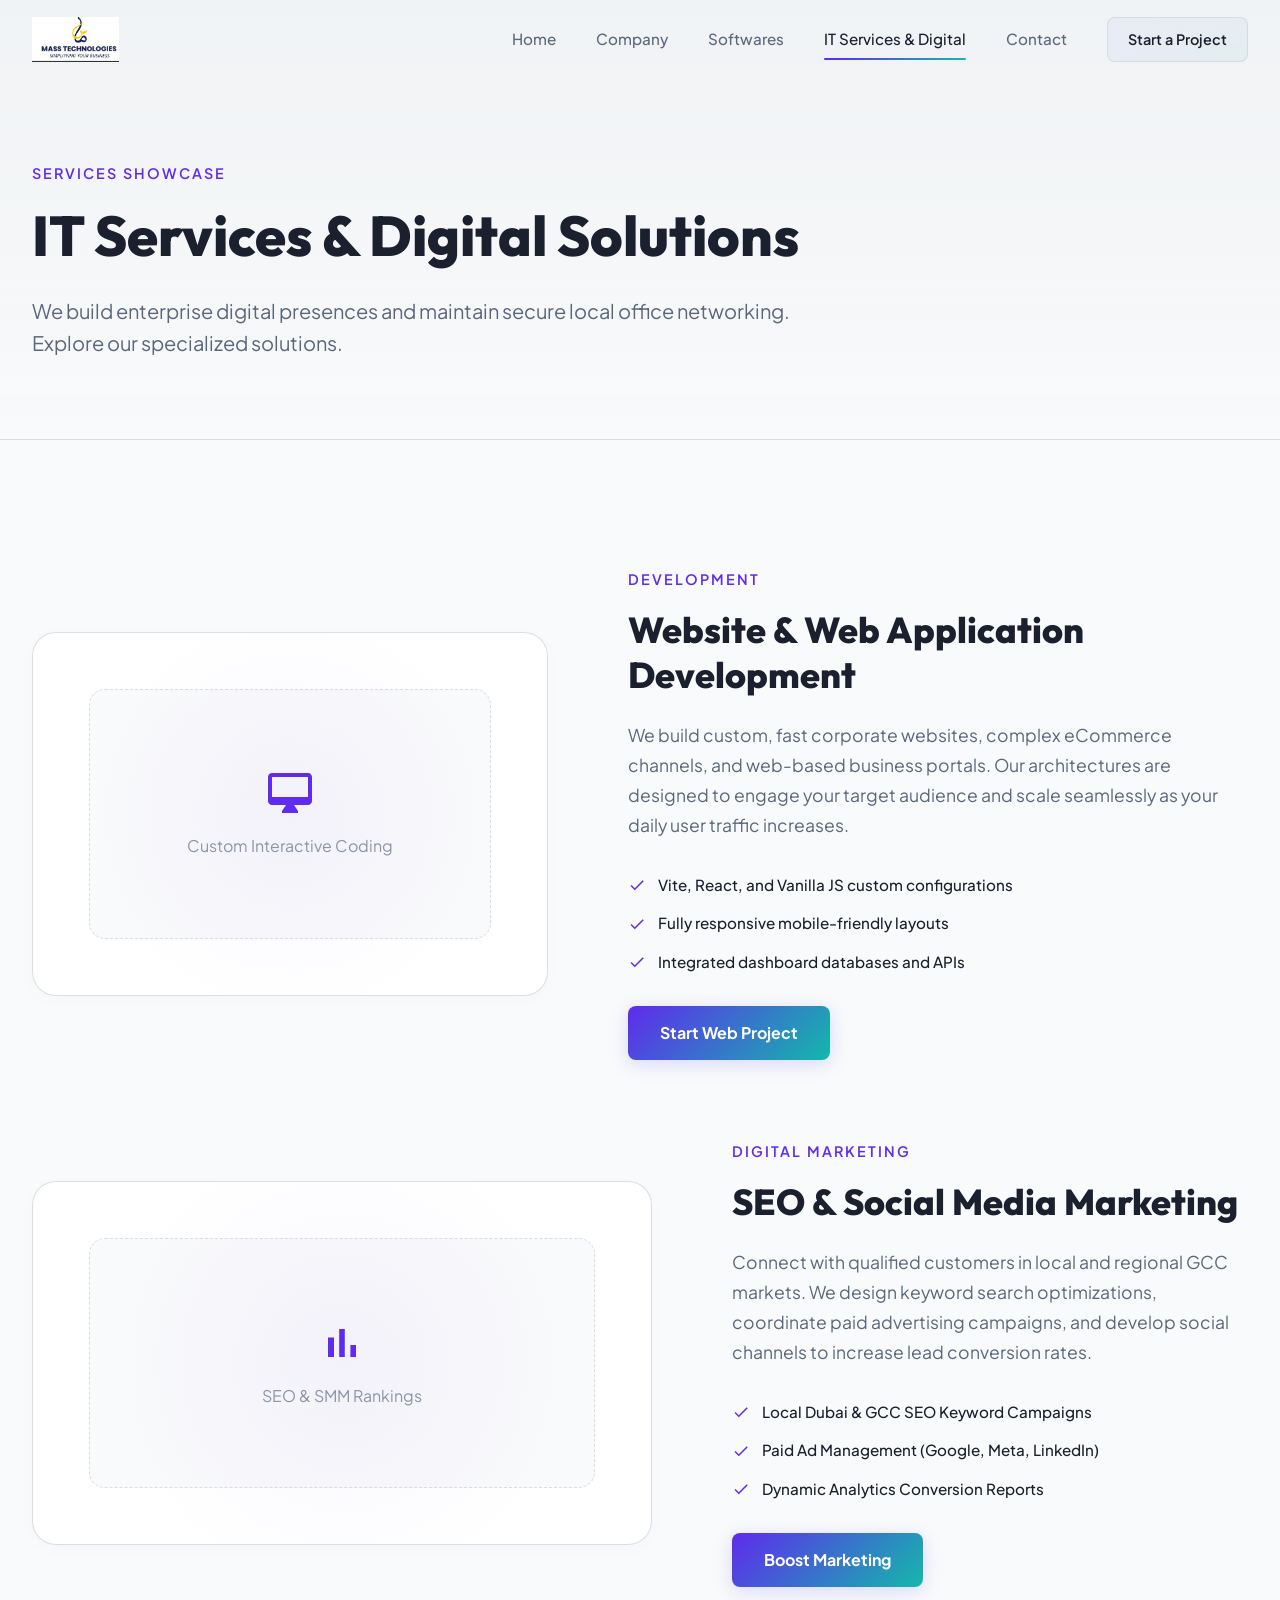
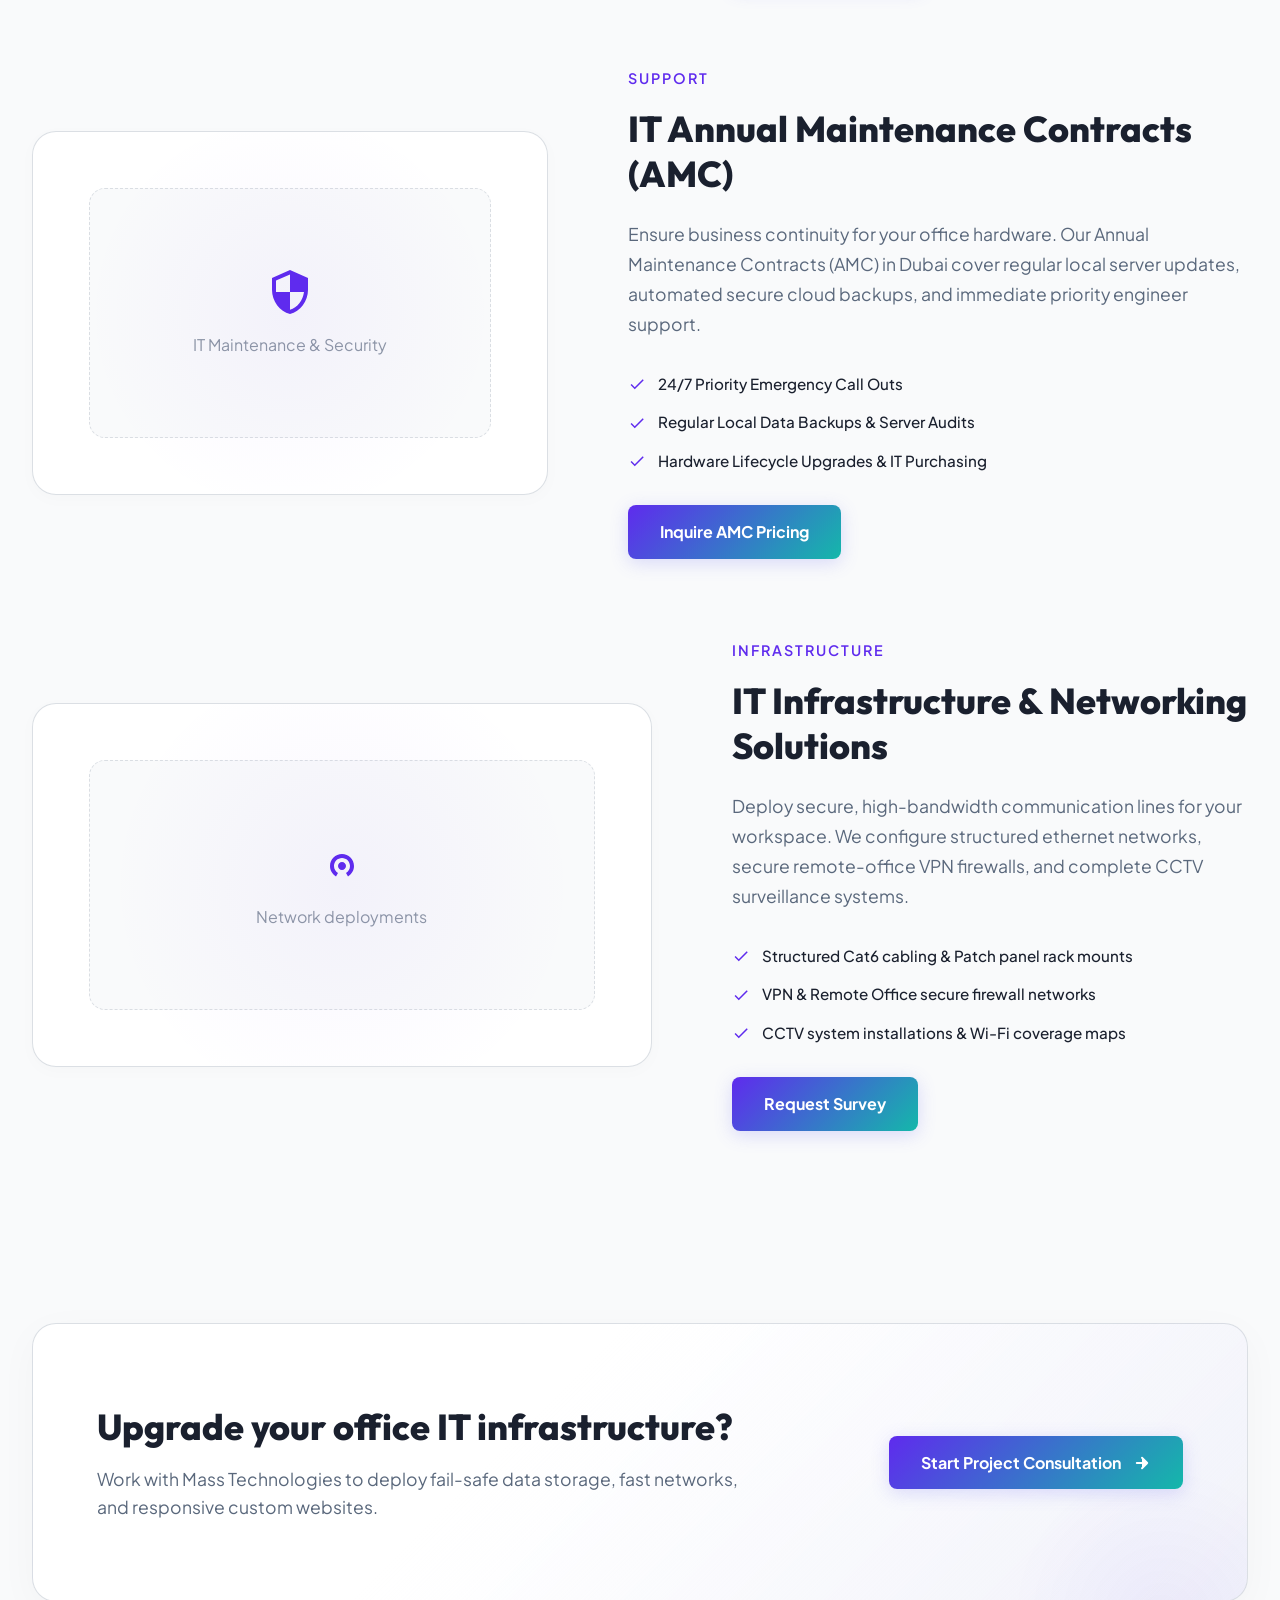
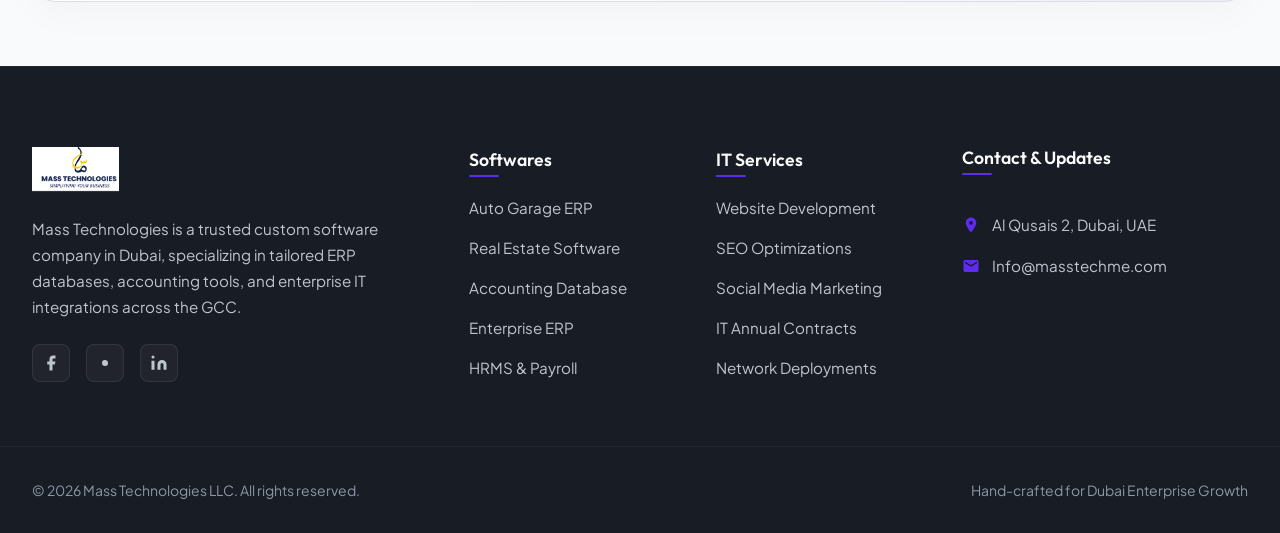
<file: services.html>
<!DOCTYPE html>
<html lang="en">
<head>
  <meta charset="UTF-8">
  <meta name="viewport" content="width=device-width, initial-scale=1.0">
  <title>IT Services & Digital Marketing Dubai | Mass Technologies</title>
  <meta name="description" content="Explore our enterprise IT support, custom web designing, SEO, SMM, and IT AMC services in Dubai, UAE, and GCC regions. Optimize your office infrastructure.">
  <link rel="stylesheet" href="css/style.css">
  <link rel="stylesheet" href="css/pages.css">
</head>
<body>

  <!-- Premium Header -->
  <header>
    <div class="container nav-container">
      <a href="index.html" class="logo">
        <img src="Logo.PNG" alt="Mass Technologies Logo" class="logo-img">
      </a>
      
      <nav class="nav-menu">
        <a href="index.html" class="nav-link">Home</a>
        <a href="about.html" class="nav-link">Company</a>
        <a href="products.html" class="nav-link">Softwares</a>
        <a href="services.html" class="nav-link active">IT Services & Digital</a>
        <a href="contact.html" class="nav-link">Contact</a>
        <a href="contact.html" class="nav-cta">Start a Project</a>
      </nav>

      <button class="nav-toggle" aria-label="Toggle Menu" id="navToggleBtn">
        <span></span>
        <span></span>
        <span></span>
      </button>
    </div>
  </header>

  <!-- Subpage Hero -->
  <section class="subpage-hero">
    <div class="container reveal">
      <span class="section-subtitle">Services Showcase</span>
      <h1 class="subpage-hero-title">IT Services & Digital Solutions</h1>
      <p class="subpage-hero-desc">We build enterprise digital presences and maintain secure local office networking. Explore our specialized solutions.</p>
    </div>
  </section>

  <!-- Services Alternating Grid Rows -->
  <section class="section">
    <div class="container services-list">
      
      <!-- Service 1: Web Development -->
      <div class="service-row reveal">
        <div class="service-visual-col">
          <div class="service-graphic-placeholder">
            <!-- Screen icon -->
            <svg viewBox="0 0 24 24"><path d="M21 2H3c-1.1 0-2 .9-2 2v12c0 1.1.9 2 2 2h7l-2 3v1h8v-1l-2-3h7c1.1 0 2-.9 2-2V4c0-1.1-.9-2-2-2zm0 12H3V4h18v10z"/></svg>
            <span>Custom Interactive Coding</span>
          </div>
        </div>
        <div class="service-content-col">
          <span class="section-subtitle">Development</span>
          <h3>Website & Web Application Development</h3>
          <p>We build custom, fast corporate websites, complex eCommerce channels, and web-based business portals. Our architectures are designed to engage your target audience and scale seamlessly as your daily user traffic increases.</p>
          <div class="service-highlights">
            <div class="sh-item">
              <svg viewBox="0 0 24 24"><path d="M9 16.17L4.83 12l-1.42 1.41L9 19 21 7l-1.41-1.41z"/></svg>
              <span>Vite, React, and Vanilla JS custom configurations</span>
            </div>
            <div class="sh-item">
              <svg viewBox="0 0 24 24"><path d="M9 16.17L4.83 12l-1.42 1.41L9 19 21 7l-1.41-1.41z"/></svg>
              <span>Fully responsive mobile-friendly layouts</span>
            </div>
            <div class="sh-item">
              <svg viewBox="0 0 24 24"><path d="M9 16.17L4.83 12l-1.42 1.41L9 19 21 7l-1.41-1.41z"/></svg>
              <span>Integrated dashboard databases and APIs</span>
            </div>
          </div>
          <a href="contact.html?subject=Web%20Application%20Development" class="btn btn-primary" style="margin-top: 2rem;">Start Web Project</a>
        </div>
      </div>

      <!-- Service 2: SEO & Digital Marketing (Reversed) -->
      <div class="service-row reverse reveal">
        <div class="service-visual-col">
          <div class="service-graphic-placeholder">
            <!-- Chart icon -->
            <svg viewBox="0 0 24 24"><path d="M5 9.2h3V19H5zM10.6 5h2.8v14h-2.8zm5.6 8H19v6h-2.8z"/></svg>
            <span>SEO & SMM Rankings</span>
          </div>
        </div>
        <div class="service-content-col">
          <span class="section-subtitle">Digital Marketing</span>
          <h3>SEO & Social Media Marketing</h3>
          <p>Connect with qualified customers in local and regional GCC markets. We design keyword search optimizations, coordinate paid advertising campaigns, and develop social channels to increase lead conversion rates.</p>
          <div class="service-highlights">
            <div class="sh-item">
              <svg viewBox="0 0 24 24"><path d="M9 16.17L4.83 12l-1.42 1.41L9 19 21 7l-1.41-1.41z"/></svg>
              <span>Local Dubai & GCC SEO Keyword Campaigns</span>
            </div>
            <div class="sh-item">
              <svg viewBox="0 0 24 24"><path d="M9 16.17L4.83 12l-1.42 1.41L9 19 21 7l-1.41-1.41z"/></svg>
              <span>Paid Ad Management (Google, Meta, LinkedIn)</span>
            </div>
            <div class="sh-item">
              <svg viewBox="0 0 24 24"><path d="M9 16.17L4.83 12l-1.42 1.41L9 19 21 7l-1.41-1.41z"/></svg>
              <span>Dynamic Analytics Conversion Reports</span>
            </div>
          </div>
          <a href="contact.html?subject=SEO%20and%20Digital%20Marketing" class="btn btn-primary" style="margin-top: 2rem;">Boost Marketing</a>
        </div>
      </div>

      <!-- Service 3: IT AMC Contracts -->
      <div class="service-row reveal">
        <div class="service-visual-col">
          <div class="service-graphic-placeholder">
            <!-- Key/Shield icon -->
            <svg viewBox="0 0 24 24"><path d="M12 1L3 5v6c0 5.55 3.84 10.74 9 12 5.16-1.26 9-6.45 9-12V5l-9-4zm0 10.99h7c-.53 4.12-3.28 7.79-7 8.94V12H5V6.3l7-3.11v8.8z"/></svg>
            <span>IT Maintenance & Security</span>
          </div>
        </div>
        <div class="service-content-col">
          <span class="section-subtitle">Support</span>
          <h3>IT Annual Maintenance Contracts (AMC)</h3>
          <p>Ensure business continuity for your office hardware. Our Annual Maintenance Contracts (AMC) in Dubai cover regular local server updates, automated secure cloud backups, and immediate priority engineer support.</p>
          <div class="service-highlights">
            <div class="sh-item">
              <svg viewBox="0 0 24 24"><path d="M9 16.17L4.83 12l-1.42 1.41L9 19 21 7l-1.41-1.41z"/></svg>
              <span>24/7 Priority Emergency Call Outs</span>
            </div>
            <div class="sh-item">
              <svg viewBox="0 0 24 24"><path d="M9 16.17L4.83 12l-1.42 1.41L9 19 21 7l-1.41-1.41z"/></svg>
              <span>Regular Local Data Backups & Server Audits</span>
            </div>
            <div class="sh-item">
              <svg viewBox="0 0 24 24"><path d="M9 16.17L4.83 12l-1.42 1.41L9 19 21 7l-1.41-1.41z"/></svg>
              <span>Hardware Lifecycle Upgrades & IT Purchasing</span>
            </div>
          </div>
          <a href="contact.html?subject=IT%20AMC%20Contracts" class="btn btn-primary" style="margin-top: 2rem;">Inquire AMC Pricing</a>
        </div>
      </div>

      <!-- Service 4: Networking & Solutions (Reversed) -->
      <div class="service-row reverse reveal">
        <div class="service-visual-col">
          <div class="service-graphic-placeholder">
            <!-- Router / Network icon -->
            <svg viewBox="0 0 24 24"><path d="M12 11c-1.1 0-2 .9-2 2s.9 2 2 2 2-.9 2-2-.9-2-2-2zm6 2c0-3.31-2.69-6-6-6s-6 2.69-6 6c0 2.22 1.21 4.15 3 5.19l1-1.74c-1.19-.69-2-1.97-2-3.45 0-2.21 1.79-4 4-4s4 1.79 4 4c0 1.48-.81 2.76-2 3.45l1 1.74c1.79-1.04 3-2.97 3-5.19z"/></svg>
            <span>Network deployments</span>
          </div>
        </div>
        <div class="service-content-col">
          <span class="section-subtitle">Infrastructure</span>
          <h3>IT Infrastructure & Networking Solutions</h3>
          <p>Deploy secure, high-bandwidth communication lines for your workspace. We configure structured ethernet networks, secure remote-office VPN firewalls, and complete CCTV surveillance systems.</p>
          <div class="service-highlights">
            <div class="sh-item">
              <svg viewBox="0 0 24 24"><path d="M9 16.17L4.83 12l-1.42 1.41L9 19 21 7l-1.41-1.41z"/></svg>
              <span>Structured Cat6 cabling & Patch panel rack mounts</span>
            </div>
            <div class="sh-item">
              <svg viewBox="0 0 24 24"><path d="M9 16.17L4.83 12l-1.42 1.41L9 19 21 7l-1.41-1.41z"/></svg>
              <span>VPN & Remote Office secure firewall networks</span>
            </div>
            <div class="sh-item">
              <svg viewBox="0 0 24 24"><path d="M9 16.17L4.83 12l-1.42 1.41L9 19 21 7l-1.41-1.41z"/></svg>
              <span>CCTV system installations & Wi-Fi coverage maps</span>
            </div>
          </div>
          <a href="contact.html?subject=Networking%20Solutions" class="btn btn-primary" style="margin-top: 2rem;">Request Survey</a>
        </div>
      </div>

    </div>
  </section>

  <!-- CTA Banner Section -->
  <section class="cta-banner container reveal">
    <div class="cta-card">
      <div class="cta-text">
        <h2 class="cta-title">Upgrade your office IT infrastructure?</h2>
        <p class="cta-desc">Work with Mass Technologies to deploy fail-safe data storage, fast networks, and responsive custom websites.</p>
      </div>
      <div class="cta-action">
        <a href="contact.html" class="btn btn-primary">
          Start Project Consultation
          <svg viewBox="0 0 24 24"><path d="M5 12h14M12 5l7 7-7 7" stroke="currentColor" stroke-width="2.5" stroke-linecap="round" stroke-linejoin="round"/></svg>
        </a>
      </div>
    </div>
  </section>

  <!-- Footer Section -->
  <footer>
    <div class="container footer-grid">
      <div class="footer-brand">
        <a href="index.html" class="footer-logo logo">
          <img src="Logo.PNG" alt="Mass Technologies Logo" class="logo-img logo-img-footer">
        </a>
        <p class="footer-desc">Mass Technologies is a trusted custom software company in Dubai, specializing in tailored ERP databases, accounting tools, and enterprise IT integrations across the GCC.</p>
        <div class="footer-socials">
          <a href="#" class="social-link" aria-label="Facebook">
            <svg viewBox="0 0 24 24"><path d="M18 2h-3a5 5 0 0 0-5 5v3H7v4h3v8h4v-8h3l1-4h-4V7a1 1 0 0 1 1-1h3z"/></svg>
          </a>
          <a href="#" class="social-link" aria-label="Instagram">
            <svg viewBox="0 0 24 24"><path d="M16 11.37A4 4 0 1 1 12.63 8 4 4 0 0 1 16 11.37z M17.5 6.5h.01"/></svg>
          </a>
          <a href="#" class="social-link" aria-label="LinkedIn">
            <svg viewBox="0 0 24 24"><path d="M16 8a6 6 0 0 1 6 6v7h-4v-7a2 2 0 0 0-2-2 2 2 0 0 0-2 2v7h-4v-7a6 6 0 0 1 6-6z M2 9h4v12H2z M4 6a2 2 0 1 0 0-4 2 2 0 0 0 0 4z"/></svg>
          </a>
        </div>
      </div>

      <div>
        <h3 class="footer-nav-title">Softwares</h3>
        <ul class="footer-links">
          <li><a href="products.html" class="footer-link">Auto Garage ERP</a></li>
          <li><a href="products.html" class="footer-link">Real Estate Software</a></li>
          <li><a href="products.html" class="footer-link">Accounting Database</a></li>
          <li><a href="products.html" class="footer-link">Enterprise ERP</a></li>
          <li><a href="products.html" class="footer-link">HRMS & Payroll</a></li>
        </ul>
      </div>

      <div>
        <h3 class="footer-nav-title">IT Services</h3>
        <ul class="footer-links">
          <li><a href="services.html" class="footer-link">Website Development</a></li>
          <li><a href="services.html" class="footer-link">SEO Optimizations</a></li>
          <li><a href="services.html" class="footer-link">Social Media Marketing</a></li>
          <li><a href="services.html" class="footer-link">IT Annual Contracts</a></li>
          <li><a href="services.html" class="footer-link">Network Deployments</a></li>
        </ul>
      </div>

      <div class="footer-newsletter">
        <h3 class="footer-nav-title">Contact & Updates</h3>
        <div class="footer-contact-info">
          <div class="footer-contact-item">
            <svg viewBox="0 0 24 24"><path d="M12 2C8.13 2 5 5.13 5 9c0 5.25 7 13 7 13s7-7.75 7-13c0-3.87-3.13-7-7-7zm0 9.5a2.5 2.5 0 0 1 0-5 2.5 2.5 0 0 1 0 5z"/></svg>
            <span>Al Qusais 2, Dubai, UAE</span>
          </div>
          <div class="footer-contact-item">
            <svg viewBox="0 0 24 24"><path d="M20 4H4c-1.1 0-1.99.9-1.99 2L2 18c0 1.1.9 2 2 2h16c1.1 0 2-.9 2-2V6c0-1.1-.9-2-2-2zm0 4l-8 5-8-5V6l8 5 8-5v2z"/></svg>
            <a href="mailto:Info@masstechme.com">Info@masstechme.com</a>
          </div>
        </div>
      </div>
    </div>
    
    <div class="container footer-bottom">
      <p>&copy; 2026 Mass Technologies LLC. All rights reserved.</p>
      <p>Hand-crafted for Dubai Enterprise Growth</p>
    </div>
  </footer>

  <script src="js/main.js"></script>
</body>
</html>
</file>
<file: css/style.css>
@import url('https://fonts.googleapis.com/css2?family=Outfit:wght@300;400;500;600;700;800&family=Plus+Jakarta+Sans:wght@300;400;500;600;700;800&display=swap');
@import url('variables.css');

/* Global Resets */
*, *::before, *::after {
  box-sizing: border-box;
  margin: 0;
  padding: 0;
}

html {
  font-size: 16px;
  scroll-behavior: smooth;
  background-color: var(--bg-dark);
}

body {
  font-family: var(--font-primary);
  background-color: var(--bg-dark);
  color: var(--text-primary);
  line-height: 1.6;
  overflow-x: hidden;
  position: relative;
  -webkit-font-smoothing: antialiased;
  min-height: 100vh;
  display: flex;
  flex-direction: column;
}

/* Page load fade cover */
body::before {
  content: '';
  position: fixed;
  top: 0;
  left: 0;
  width: 100%;
  height: 100%;
  background: var(--bg-dark);
  z-index: 9999;
  opacity: 1;
  pointer-events: none;
  transition: opacity var(--transition-slow) ease;
}

body.loaded::before {
  opacity: 0;
}

/* Page background glow gradients */
body::after {
  content: '';
  position: absolute;
  top: 0;
  left: 0;
  width: 100%;
  height: 100%;
  background-image: 
    radial-gradient(circle at 10% 20%, hsla(252, 95%, 65%, 0.04) 0%, transparent 40%),
    radial-gradient(circle at 85% 60%, hsla(175, 80%, 40%, 0.03) 0%, transparent 40%);
  z-index: -1;
  pointer-events: none;
}

h1, h2, h3, h4, h5, h6 {
  font-family: var(--font-heading);
  font-weight: 700;
  line-height: 1.25;
  color: var(--text-primary);
}

a {
  text-decoration: none;
  color: inherit;
  transition: color var(--transition-fast), background-color var(--transition-fast);
}

ul, ol {
  list-style: none;
}

img {
  max-width: 100%;
  height: auto;
  display: block;
}

button, input, textarea, select {
  font-family: inherit;
  font-size: inherit;
  color: inherit;
  background: none;
  border: none;
  outline: none;
}

button {
  cursor: pointer;
}

/* Grid & Structure */
.container {
  width: 100%;
  max-width: var(--max-width);
  margin: 0 auto;
  padding: 0 2rem;
}

.section {
  padding: 8rem 0;
  position: relative;
}

.section-header {
  text-align: center;
  max-width: 700px;
  margin: 0 auto 5rem auto;
}

.section-subtitle {
  color: var(--accent-primary);
  font-family: var(--font-primary);
  font-size: 0.9rem;
  font-weight: 600;
  text-transform: uppercase;
  letter-spacing: 2px;
  margin-bottom: 1rem;
  display: inline-block;
}

.section-title {
  font-size: 2.75rem;
  font-weight: 800;
  background: linear-gradient(135deg, var(--text-primary) 30%, var(--text-secondary) 100%);
  -webkit-background-clip: text;
  -webkit-text-fill-color: transparent;
  margin-bottom: 1.5rem;
}

.section-desc {
  color: var(--text-secondary);
  font-size: 1.125rem;
}

/* Navigation Header */
header {
  position: fixed;
  top: 0;
  left: 0;
  width: 100%;
  height: var(--header-height);
  z-index: 1000;
  transition: background-color var(--transition-normal), 
              border-color var(--transition-normal), 
              box-shadow var(--transition-normal),
              height var(--transition-normal);
  display: flex;
  align-items: center;
  border-bottom: 1px solid transparent;
}

header.scrolled {
  height: 70px;
  background-color: var(--glass-bg);
  border-color: var(--glass-border);
  box-shadow: var(--glass-shadow);
  backdrop-filter: var(--glass-backdrop);
  -webkit-backdrop-filter: var(--glass-backdrop);
}

.nav-container {
  display: flex;
  justify-content: space-between;
  align-items: center;
  width: 100%;
}

/* Logo Design */
.logo {
  display: flex;
  align-items: center;
  z-index: 1001;
}

.logo-img {
  max-height: 45px;
  width: auto;
  object-fit: contain;
  display: block;
  transition: transform var(--transition-bounce);
}

.logo:hover .logo-img {
  transform: scale(1.03);
}

.logo-img-footer {
  max-height: 45px;
}

/* Menu links */
.nav-menu {
  display: flex;
  gap: 2.5rem;
  align-items: center;
}

.nav-link {
  font-size: 0.95rem;
  font-weight: 500;
  color: var(--text-secondary);
  position: relative;
  padding: 0.5rem 0;
  transition: color var(--transition-fast);
}

.nav-link::after {
  content: '';
  position: absolute;
  bottom: 0;
  left: 0;
  width: 0;
  height: 2px;
  background: linear-gradient(90deg, var(--accent-primary), var(--accent-secondary));
  transition: width var(--transition-normal);
  border-radius: 2px;
}

.nav-link:hover {
  color: var(--text-primary);
}

.nav-link:hover::after,
.nav-link.active::after {
  width: 100%;
}

.nav-link.active {
  color: var(--text-primary);
}

/* Menu CTA */
.nav-cta {
  display: inline-flex;
  align-items: center;
  justify-content: center;
  padding: 0.6rem 1.25rem;
  background: linear-gradient(135deg, rgba(99, 102, 241, 0.05), rgba(13, 148, 136, 0.05));
  border: 1px solid var(--border-color);
  color: var(--text-primary);
  border-radius: var(--border-radius-sm);
  font-size: 0.9rem;
  font-weight: 600;
  transition: border-color var(--transition-fast), box-shadow var(--transition-fast), transform var(--transition-fast);
}

.nav-cta:hover {
  border-color: var(--accent-primary);
  box-shadow: var(--border-glow);
  transform: translateY(-2px);
}

/* Hamburger mobile button */
.nav-toggle {
  display: none;
  flex-direction: column;
  justify-content: space-between;
  width: 26px;
  height: 18px;
  z-index: 1001;
  background: none;
  border: none;
}

.nav-toggle span {
  display: block;
  width: 100%;
  height: 2px;
  background-color: var(--text-primary);
  border-radius: 2px;
  transition: transform var(--transition-normal), opacity var(--transition-normal), background-color var(--transition-normal);
}

/* Mobile Nav Menu Drawer & Layout Adjustments */
@media (max-width: 991px) {
  .container {
    padding: 0 1.5rem;
  }

  .section {
    padding: 5rem 0;
  }

  .section-header {
    margin-bottom: 3.5rem;
  }

  .section-title {
    font-size: 2.25rem;
  }

  .nav-toggle {
    display: flex;
  }

  .nav-menu {
    position: fixed;
    top: 0;
    right: -100%;
    width: min(320px, 100%);
    height: 100vh;
    background-color: var(--surface-dark);
    box-shadow: -10px 0 30px rgba(0, 0, 0, 0.1);
    flex-direction: column;
    justify-content: center;
    align-items: flex-start;
    padding: 3rem;
    gap: 2rem;
    transition: right var(--transition-slow) cubic-bezier(0.77, 0.2, 0.05, 1);
    z-index: 1000;
    backdrop-filter: var(--glass-backdrop);
    border-left: 1px solid var(--border-color);
  }

  .nav-menu.open {
    right: 0;
  }

  .nav-toggle.open span:nth-child(1) {
    transform: translateY(8px) rotate(45deg);
  }

  .nav-toggle.open span:nth-child(2) {
    opacity: 0;
  }

  .nav-toggle.open span:nth-child(3) {
    transform: translateY(-8px) rotate(-45deg);
  }

  .nav-link {
    font-size: 1.25rem;
    width: 100%;
  }

  .nav-cta {
    width: 100%;
    margin-top: 1.5rem;
  }
}

/* Buttons */
.btn {
  display: inline-flex;
  align-items: center;
  justify-content: center;
  gap: 0.75rem;
  padding: 0.875rem 2rem;
  border-radius: var(--border-radius-sm);
  font-family: var(--font-primary);
  font-weight: 600;
  font-size: 1rem;
  text-align: center;
  transition: all var(--transition-normal);
  position: relative;
  overflow: hidden;
  z-index: 1;
}

.btn-primary {
  background: linear-gradient(135deg, var(--accent-primary) 0%, var(--accent-secondary) 100%);
  color: var(--surface-dark);
  box-shadow: 0 4px 18px rgba(99, 102, 241, 0.22);
  font-weight: 700;
}

.btn-primary::before {
  content: '';
  position: absolute;
  top: 0;
  left: 0;
  width: 100%;
  height: 100%;
  background: linear-gradient(135deg, var(--accent-secondary) 0%, var(--accent-primary) 100%);
  z-index: -1;
  opacity: 0;
  transition: opacity var(--transition-normal);
}

.btn-primary:hover {
  transform: translateY(-3px);
  box-shadow: 0 6px 22px rgba(99, 102, 241, 0.35);
}

.btn-primary:hover::before {
  opacity: 1;
}

.btn-secondary {
  color: var(--text-primary);
  background-color: var(--surface-dark);
  border: 1px solid var(--border-color);
  box-shadow: 0 2px 8px rgba(0, 0, 0, 0.03);
}

.btn-secondary:hover {
  border-color: var(--accent-primary);
  box-shadow: var(--border-glow);
  transform: translateY(-3px);
}

.btn svg {
  width: 18px;
  height: 18px;
  fill: currentColor;
  transition: transform var(--transition-normal);
}

.btn:hover svg {
  transform: translateX(4px);
}

/* Footer Section */
footer {
  background-color: hsl(222, 22%, 12%);
  border-top: 1px solid rgba(255, 255, 255, 0.05);
  padding: 5rem 0 2rem 0;
  margin-top: auto;
  position: relative;
  color: hsl(210, 20%, 98%);
}

.footer-grid {
  display: grid;
  grid-template-columns: 2fr 1fr 1fr 1.5fr;
  gap: 3.5rem;
  margin-bottom: 4rem;
}

.footer-brand {
  display: flex;
  flex-direction: column;
  gap: 1.5rem;
}

.footer-logo {
  display: inline-flex;
}

.footer-logo .logo-text {
  color: hsl(210, 20%, 98%);
}

.footer-desc {
  color: hsl(215, 15%, 78%);
  font-size: 0.95rem;
  line-height: 1.7;
}

.footer-socials {
  display: flex;
  gap: 1rem;
}

.social-link {
  width: 38px;
  height: 38px;
  background-color: rgba(255, 255, 255, 0.04);
  border: 1px solid rgba(255, 255, 255, 0.08);
  border-radius: 8px;
  display: flex;
  align-items: center;
  justify-content: center;
  color: hsl(215, 15%, 78%);
  transition: all var(--transition-fast);
}

.social-link:hover {
  color: var(--accent-primary);
  border-color: var(--accent-primary);
  transform: translateY(-3px);
  box-shadow: 0 4px 15px rgba(99, 102, 241, 0.25);
  background-color: rgba(255, 255, 255, 0.08);
}

.social-link svg {
  width: 18px;
  height: 18px;
  fill: currentColor;
}

.footer-nav-title {
  font-size: 1.1rem;
  font-weight: 600;
  margin-bottom: 1.5rem;
  color: hsl(210, 20%, 98%);
  position: relative;
  display: inline-block;
}

.footer-nav-title::after {
  content: '';
  position: absolute;
  bottom: -6px;
  left: 0;
  width: 30px;
  height: 2px;
  background-color: var(--accent-primary);
  border-radius: 2px;
}

.footer-links {
  display: flex;
  flex-direction: column;
  gap: 0.9rem;
}

.footer-link {
  color: hsl(215, 15%, 78%);
  font-size: 0.95rem;
  transition: color var(--transition-fast);
}

.footer-link:hover {
  color: var(--accent-primary);
  padding-left: 4px;
}

.footer-contact-info {
  display: flex;
  flex-direction: column;
  gap: 1rem;
}

.footer-contact-item {
  display: flex;
  gap: 0.75rem;
  align-items: flex-start;
  font-size: 0.95rem;
  color: hsl(215, 15%, 78%);
}

.footer-contact-item svg {
  width: 18px;
  height: 18px;
  fill: var(--accent-primary);
  margin-top: 3px;
  flex-shrink: 0;
}

.footer-contact-item a {
  color: hsl(215, 15%, 78%);
}

.footer-contact-item a:hover {
  color: var(--accent-primary);
}

.footer-newsletter {
  display: flex;
  flex-direction: column;
  gap: 1.25rem;
}

.newsletter-form {
  display: flex;
  gap: 0.5rem;
  width: 100%;
}

.newsletter-input {
  flex: 1;
  background-color: rgba(255, 255, 255, 0.05);
  border: 1px solid rgba(255, 255, 255, 0.08);
  padding: 0.75rem 1rem;
  border-radius: var(--border-radius-sm);
  color: hsl(210, 20%, 98%);
  font-size: 0.9rem;
  transition: border-color var(--transition-fast);
}

.newsletter-input:focus {
  border-color: var(--accent-primary);
}

.newsletter-btn {
  background: linear-gradient(135deg, var(--accent-primary), var(--accent-secondary));
  color: var(--surface-dark);
  padding: 0.75rem 1.25rem;
  border-radius: var(--border-radius-sm);
  font-weight: 700;
  transition: transform var(--transition-fast), box-shadow var(--transition-fast);
}

.newsletter-btn:hover {
  transform: translateY(-2px);
  box-shadow: 0 4px 15px rgba(99, 102, 241, 0.25);
}

.footer-bottom {
  border-top: 1px solid rgba(255, 255, 255, 0.05);
  padding-top: 2rem;
  display: flex;
  justify-content: space-between;
  align-items: center;
  font-size: 0.875rem;
  color: hsl(215, 12%, 60%);
}

@media (max-width: 991px) {
  .footer-grid {
    grid-template-columns: 1fr 1fr;
    gap: 3rem;
  }
}

@media (max-width: 576px) {
  .container {
    padding: 0 1.25rem;
  }

  .section {
    padding: 4rem 0;
  }

  .section-header {
    margin-bottom: 2.5rem;
  }

  .section-title {
    font-size: 2.0rem;
  }

  .footer-grid {
    grid-template-columns: 1fr;
    gap: 2.5rem;
  }

  .footer-bottom {
    flex-direction: column;
    gap: 1rem;
    text-align: center;
  }
}

@media (max-width: 480px) {
  .logo-img {
    max-height: 38px;
  }
}

/* Animations */
.reveal {
  opacity: 0;
  transform: translateY(30px);
  transition: opacity var(--transition-slow) cubic-bezier(0.215, 0.610, 0.355, 1), 
              transform var(--transition-slow) cubic-bezier(0.215, 0.610, 0.355, 1);
  will-change: opacity, transform;
}

.reveal.reveal-left {
  transform: translateX(-30px);
}

.reveal.reveal-right {
  transform: translateX(30px);
}

.reveal.reveal-scale {
  transform: scale(0.95);
}

.reveal.active {
  opacity: 1;
  transform: translate(0) scale(1);
}

.delay-1 { transition-delay: 0.1s; }
.delay-2 { transition-delay: 0.2s; }
.delay-3 { transition-delay: 0.3s; }
.delay-4 { transition-delay: 0.4s; }
.delay-5 { transition-delay: 0.5s; }

@keyframes spinner-rot {
  100% { transform: rotate(360deg); }
}
</file>
<file: css/pages.css>
/* Page Layouts - Home */

/* Hero Section */
.hero {
  min-height: 100vh;
  display: flex;
  align-items: center;
  padding-top: calc(var(--header-height) + 2rem);
  position: relative;
  overflow: hidden;
}

.hero-grid {
  display: grid;
  grid-template-columns: 1.2fr 1fr;
  gap: 4rem;
  align-items: center;
}

.hero-content {
  display: flex;
  flex-direction: column;
  align-items: flex-start;
  z-index: 10;
}

.hero-tag {
  display: inline-flex;
  align-items: center;
  gap: 0.5rem;
  padding: 0.5rem 1rem;
  background-color: var(--surface-dark);
  border: 1px solid var(--border-color);
  border-radius: 50px;
  font-size: 0.85rem;
  font-weight: 600;
  color: var(--text-primary);
  margin-bottom: 2rem;
  box-shadow: 0 2px 8px rgba(0, 0, 0, 0.03);
}

.hero-tag span {
  width: 8px;
  height: 8px;
  background-color: var(--accent-primary);
  border-radius: 50%;
  box-shadow: 0 0 10px var(--accent-primary);
  animation: pulse-glow 2s infinite;
}

@keyframes pulse-glow {
  0% { transform: scale(0.9); opacity: 0.6; }
  50% { transform: scale(1.2); opacity: 1; }
  100% { transform: scale(0.9); opacity: 0.6; }
}

.hero-title {
  font-size: 3.75rem;
  line-height: 1.15;
  margin-bottom: 1.5rem;
  background: linear-gradient(135deg, var(--text-primary) 30%, var(--accent-primary) 70%, var(--accent-secondary) 100%);
  -webkit-background-clip: text;
  -webkit-text-fill-color: transparent;
}

.hero-desc {
  font-size: 1.2rem;
  color: var(--text-secondary);
  margin-bottom: 2.5rem;
  max-width: 600px;
}

.hero-btns {
  display: flex;
  gap: 1.25rem;
}

/* Hero Interactive Visuals */
.hero-visual {
  position: relative;
  display: flex;
  justify-content: center;
  align-items: center;
  z-index: 5;
}

.hero-visual-inner {
  position: relative;
  width: 400px;
  height: 400px;
}

.glow-sphere {
  position: absolute;
  top: 50%;
  left: 50%;
  transform: translate(-50%, -50%);
  width: 320px;
  height: 320px;
  background: radial-gradient(circle, hsla(256, 85%, 55%, 0.08) 0%, hsla(175, 80%, 40%, 0.05) 40%, transparent 70%);
  border-radius: 50%;
  filter: blur(20px);
}

.tech-grid-illustration {
  width: 100%;
  height: 100%;
  border: 1px solid var(--border-color);
  border-radius: var(--border-radius-lg);
  background-color: var(--surface-dark);
  display: flex;
  flex-direction: column;
  justify-content: space-between;
  padding: 2rem;
  box-shadow: 0 10px 40px rgba(0, 0, 0, 0.04);
  position: relative;
}

/* Clean standard border styling for card container */

.grid-node-row {
  display: flex;
  justify-content: space-between;
}

.grid-node {
  width: 50px;
  height: 50px;
  border: 1px solid var(--border-color);
  border-radius: var(--border-radius-sm);
  background-color: var(--bg-dark);
  display: flex;
  align-items: center;
  justify-content: center;
  color: var(--text-secondary);
  transition: all var(--transition-normal);
  box-shadow: 0 2px 6px rgba(0, 0, 0, 0.02);
}

.grid-node svg {
  width: 22px;
  height: 22px;
  fill: currentColor;
}

.grid-node:hover {
  border-color: var(--accent-primary);
  color: var(--accent-primary);
  transform: translateY(-5px) scale(1.05);
  box-shadow: 0 4px 15px rgba(99, 102, 241, 0.15);
}

.node-connector {
  position: absolute;
  border-top: 1px dashed var(--border-color);
  z-index: -1;
}

/* Home Solutions Cards Grid */
.solutions-grid {
  display: grid;
  grid-template-columns: repeat(3, 1fr);
  gap: 2.5rem;
}

.solution-card {
  background-color: var(--surface-dark);
  border: 1px solid var(--border-color);
  border-radius: var(--border-radius-md);
  padding: 3rem 2.5rem;
  transition: all var(--transition-normal);
  display: flex;
  flex-direction: column;
  height: 100%;
  position: relative;
  box-shadow: 0 4px 18px rgba(0, 0, 0, 0.02);
}

.solution-card:hover {
  transform: translateY(-5px);
  box-shadow: 0 12px 35px rgba(99, 102, 241, 0.08);
  border-color: var(--accent-primary);
}

.solution-num {
  font-family: var(--font-heading);
  font-size: 3rem;
  font-weight: 800;
  color: transparent;
  -webkit-text-stroke: 1.5px var(--border-color);
  line-height: 1;
  margin-bottom: 1.5rem;
  transition: -webkit-text-stroke var(--transition-normal);
}

.solution-card:hover .solution-num {
  -webkit-text-stroke: 1.5px var(--accent-primary);
}

.solution-title {
  font-size: 1.4rem;
  font-weight: 700;
  margin-bottom: 1rem;
}

.solution-desc {
  color: var(--text-secondary);
  font-size: 0.95rem;
  margin-bottom: 2rem;
  flex-grow: 1;
}

.solution-link {
  display: inline-flex;
  align-items: center;
  gap: 0.5rem;
  font-size: 0.9rem;
  font-weight: 600;
  color: var(--accent-primary);
}

.solution-link svg {
  width: 16px;
  height: 16px;
  fill: currentColor;
  transition: transform var(--transition-fast);
}

.solution-card:hover .solution-link svg {
  transform: translateX(4px);
}

/* Stats Counter Section */
.stats {
  background-color: var(--surface-light);
  border-top: 1px solid var(--border-color);
  border-bottom: 1px solid var(--border-color);
  padding: 5rem 0;
  position: relative;
}

.stats-grid {
  display: grid;
  grid-template-columns: repeat(4, 1fr);
  gap: 3rem;
  text-align: center;
}

.stat-item {
  display: flex;
  flex-direction: column;
  gap: 0.5rem;
}

.stat-number {
  font-family: var(--font-heading);
  font-size: 3.5rem;
  font-weight: 800;
  background: linear-gradient(135deg, var(--accent-primary), var(--accent-secondary));
  -webkit-background-clip: text;
  -webkit-text-fill-color: transparent;
  line-height: 1;
}

.stat-label {
  font-size: 1.1rem;
  font-weight: 500;
  color: var(--text-secondary);
}

/* Reviews Carousel Component */
.reviews-section {
  position: relative;
  overflow: hidden;
}

.reviews-carousel-wrapper {
  position: relative;
  width: 100%;
}

.reviews-carousel {
  display: flex;
  gap: 2rem;
  overflow-x: auto;
  scroll-behavior: smooth;
  scrollbar-width: none;
  padding: 1rem 0;
}

.reviews-carousel::-webkit-scrollbar {
  display: none;
}

.review-card {
  flex: 0 0 calc(33.333% - 1.333rem);
  background-color: var(--surface-dark);
  border: 1px solid var(--border-color);
  border-radius: var(--border-radius-md);
  padding: 2.5rem;
  display: flex;
  flex-direction: column;
  gap: 1.5rem;
  box-shadow: 0 4px 18px rgba(0, 0, 0, 0.02);
  transition: border-color var(--transition-normal), box-shadow var(--transition-normal);
}

.review-card:hover {
  border-color: var(--accent-primary);
  box-shadow: 0 12px 35px rgba(99, 102, 241, 0.06);
}

.review-header {
  display: flex;
  justify-content: space-between;
  align-items: center;
}

.review-stars {
  display: flex;
  gap: 3px;
  color: #ff9f00;
}

.review-stars svg {
  width: 16px;
  height: 16px;
  fill: currentColor;
}

.google-logo svg {
  width: 20px;
  height: 20px;
}

.review-body {
  color: var(--text-secondary);
  font-size: 0.95rem;
  font-style: italic;
  line-height: 1.6;
  flex-grow: 1;
}

.review-author {
  display: flex;
  align-items: center;
  gap: 1rem;
}

.author-avatar {
  width: 44px;
  height: 44px;
  border-radius: 50%;
  background: linear-gradient(135deg, var(--accent-primary), var(--accent-secondary));
  display: flex;
  align-items: center;
  justify-content: center;
  font-weight: 700;
  color: var(--surface-dark);
  font-size: 1.1rem;
}

.author-info {
  display: flex;
  flex-direction: column;
}

.author-name {
  font-size: 0.95rem;
  font-weight: 600;
  color: var(--text-primary);
}

.author-time {
  font-size: 0.8rem;
  color: var(--text-muted);
}

.carousel-controls {
  display: flex;
  justify-content: center;
  gap: 1.5rem;
  margin-top: 3.5rem;
}

.carousel-btn {
  width: 50px;
  height: 50px;
  border: 1px solid var(--border-color);
  border-radius: 50%;
  display: flex;
  align-items: center;
  justify-content: center;
  color: var(--text-secondary);
  background-color: var(--surface-dark);
  transition: all var(--transition-fast);
  box-shadow: 0 2px 8px rgba(0, 0, 0, 0.02);
}

.carousel-btn:hover {
  color: var(--accent-primary);
  border-color: var(--accent-primary);
  box-shadow: var(--border-glow);
  background-color: var(--bg-dark);
}

.carousel-btn svg {
  width: 20px;
  height: 20px;
  fill: currentColor;
}

/* Call to Action Grid Section */
.cta-banner {
  margin: 4rem 0;
}

.cta-card {
  background: linear-gradient(135deg, var(--surface-dark) 40%, rgba(99, 102, 241, 0.05) 100%);
  border: 1px solid var(--border-color);
  border-radius: var(--border-radius-lg);
  padding: 5rem 4rem;
  display: flex;
  justify-content: space-between;
  align-items: center;
  gap: 3rem;
  position: relative;
  overflow: hidden;
  box-shadow: 0 10px 40px rgba(0, 0, 0, 0.03);
}

.cta-card::after {
  content: '';
  position: absolute;
  top: 50%;
  right: -5%;
  width: 300px;
  height: 300px;
  background: radial-gradient(circle, hsla(256, 85%, 55%, 0.05) 0%, transparent 70%);
  border-radius: 50%;
  z-index: 1;
  pointer-events: none;
}

.cta-text {
  max-width: 650px;
  z-index: 2;
}

.cta-title {
  font-size: 2.25rem;
  font-weight: 800;
  margin-bottom: 1rem;
}

.cta-desc {
  font-size: 1.1rem;
  color: var(--text-secondary);
}

.cta-action {
  z-index: 2;
  flex-shrink: 0;
}

/* Page Layouts - About */

/* Subpage Hero Grid */
.subpage-hero {
  padding: 10rem 0 5rem 0;
  border-bottom: 1px solid var(--border-color);
  background: linear-gradient(180deg, var(--surface-light) 0%, transparent 100%);
}

.subpage-hero-title {
  font-size: 3.5rem;
  font-weight: 800;
  margin-bottom: 1.5rem;
}

.subpage-hero-desc {
  font-size: 1.25rem;
  color: var(--text-secondary);
  max-width: 800px;
}

/* Mission & Vision Section */
.mission-vision-grid {
  display: grid;
  grid-template-columns: 1fr 1fr;
  gap: 3.5rem;
}

.mv-card {
  background-color: var(--surface-dark);
  border: 1px solid var(--border-color);
  border-radius: var(--border-radius-lg);
  padding: 4rem 3rem;
  display: flex;
  flex-direction: column;
  gap: 1.5rem;
  transition: all var(--transition-normal);
  box-shadow: 0 4px 18px rgba(0, 0, 0, 0.02);
}

.mv-card:hover {
  border-color: var(--accent-primary);
  box-shadow: var(--border-glow);
  transform: translateY(-3px);
}

.mv-icon {
  width: 60px;
  height: 60px;
  background-color: var(--bg-dark);
  border-radius: 12px;
  display: flex;
  align-items: center;
  justify-content: center;
  color: var(--accent-primary);
  border: 1px solid var(--border-color);
}

.mv-icon svg {
  width: 30px;
  height: 30px;
  fill: currentColor;
}

.mv-card h3 {
  font-size: 1.75rem;
  font-weight: 700;
}

.mv-card p {
  color: var(--text-secondary);
  font-size: 1rem;
  line-height: 1.75;
}

/* Page Layouts - Products */

.products-grid {
  display: grid;
  grid-template-columns: 1fr 1fr;
  gap: 3rem;
}

.product-item {
  background-color: var(--surface-dark);
  border: 1px solid var(--border-color);
  border-radius: var(--border-radius-lg);
  padding: 4rem 3.5rem;
  transition: all var(--transition-normal);
  display: flex;
  flex-direction: column;
  position: relative;
  overflow: hidden;
  box-shadow: 0 4px 20px rgba(0, 0, 0, 0.02);
}

.product-item:hover {
  border-color: var(--accent-primary);
  box-shadow: 0 12px 40px rgba(0, 0, 0, 0.05);
  transform: translateY(-5px);
}

.product-icon {
  width: 60px;
  height: 60px;
  background: var(--bg-dark);
  border: 1px solid var(--border-color);
  border-radius: var(--border-radius-md);
  display: flex;
  align-items: center;
  justify-content: center;
  color: var(--accent-primary);
  margin-bottom: 2rem;
  transition: transform var(--transition-normal);
}

.product-item:hover .product-icon {
  transform: scale(1.1) rotate(5deg);
  color: var(--accent-secondary);
}

.product-icon svg {
  width: 28px;
  height: 28px;
  fill: currentColor;
}

.product-title {
  font-size: 1.8rem;
  font-weight: 700;
  margin-bottom: 1.25rem;
}

.product-desc {
  color: var(--text-secondary);
  font-size: 1rem;
  line-height: 1.7;
  margin-bottom: 2rem;
  flex-grow: 1;
}

.product-features {
  display: grid;
  grid-template-columns: 1fr 1fr;
  gap: 1rem;
  margin-bottom: 2.5rem;
  border-top: 1px solid var(--border-color);
  padding-top: 2rem;
}

.p-feature-item {
  display: flex;
  align-items: center;
  gap: 0.75rem;
  font-size: 0.95rem;
  color: var(--text-secondary);
}

.p-feature-item svg {
  width: 16px;
  height: 16px;
  fill: var(--accent-primary);
  flex-shrink: 0;
}

/* Page Layouts - Services */

.services-list {
  display: flex;
  flex-direction: column;
  gap: 5rem;
}

.service-row {
  display: grid;
  grid-template-columns: 1fr 1.2fr;
  gap: 5rem;
  align-items: center;
}

.service-row.reverse {
  grid-template-columns: 1.2fr 1fr;
}

.service-row.reverse .service-content-col {
  grid-column: 2;
}

.service-row.reverse .service-visual-col {
  grid-column: 1;
}

.service-visual-col {
  position: relative;
  border-radius: var(--border-radius-lg);
  overflow: hidden;
  background-color: var(--surface-dark);
  border: 1px solid var(--border-color);
  padding: 3.5rem;
  display: flex;
  justify-content: center;
  align-items: center;
  box-shadow: 0 4px 18px rgba(0, 0, 0, 0.02);
}

.service-visual-col::before {
  content: '';
  position: absolute;
  inset: 0;
  background: radial-gradient(circle at center, hsla(256, 85%, 55%, 0.04) 0%, transparent 65%);
}

.service-graphic-placeholder {
  width: 100%;
  height: 250px;
  border: 1px dashed var(--border-color);
  border-radius: var(--border-radius-md);
  display: flex;
  flex-direction: column;
  align-items: center;
  justify-content: center;
  color: var(--text-muted);
  gap: 1rem;
  background-color: var(--bg-dark);
}

.service-graphic-placeholder svg {
  width: 48px;
  height: 48px;
  fill: var(--accent-primary);
}

.service-content-col {
  display: flex;
  flex-direction: column;
  align-items: flex-start;
}

.service-content-col h3 {
  font-size: 2.25rem;
  font-weight: 800;
  margin-bottom: 1.5rem;
}

.service-content-col p {
  color: var(--text-secondary);
  font-size: 1.1rem;
  line-height: 1.7;
  margin-bottom: 2rem;
}

.service-highlights {
  display: flex;
  flex-direction: column;
  gap: 0.9rem;
}

.sh-item {
  display: flex;
  align-items: center;
  gap: 0.75rem;
  font-size: 0.95rem;
  font-weight: 500;
  color: var(--text-primary);
}

.sh-item svg {
  width: 18px;
  height: 18px;
  fill: var(--accent-primary);
}

/* Page Layouts - Contact */

.contact-layout {
  display: grid;
  grid-template-columns: 1fr 1.5fr;
  gap: 5rem;
}

.contact-info-column {
  display: flex;
  flex-direction: column;
  gap: 2rem;
}

.contact-info-card {
  background-color: var(--surface-dark);
  border: 1px solid var(--border-color);
  border-radius: var(--border-radius-md);
  padding: 2.5rem;
  display: flex;
  gap: 1.5rem;
  align-items: flex-start;
  transition: all var(--transition-normal);
  box-shadow: 0 4px 18px rgba(0, 0, 0, 0.02);
}

.contact-info-card:hover {
  border-color: var(--accent-primary);
  box-shadow: var(--border-glow);
  transform: translateY(-3px);
}

.contact-info-icon {
  width: 50px;
  height: 50px;
  background-color: var(--bg-dark);
  border-radius: 10px;
  display: flex;
  align-items: center;
  justify-content: center;
  color: var(--accent-primary);
  border: 1px solid var(--border-color);
  flex-shrink: 0;
}

.contact-info-icon svg {
  width: 22px;
  height: 22px;
  fill: currentColor;
}

.contact-info-details h4 {
  font-size: 1.15rem;
  margin-bottom: 0.5rem;
}

.contact-info-details p,
.contact-info-details a {
  color: var(--text-secondary);
  font-size: 0.95rem;
}

.contact-info-details a:hover {
  color: var(--accent-primary);
}

/* Form Container Style */
.contact-form-column {
  background-color: var(--surface-dark);
  border: 1px solid var(--border-color);
  border-radius: var(--border-radius-lg);
  padding: 4rem;
  position: relative;
  box-shadow: 0 10px 40px rgba(0, 0, 0, 0.03);
}

.contact-form {
  display: flex;
  flex-direction: column;
  gap: 2rem;
}

.form-group-row {
  display: grid;
  grid-template-columns: 1fr 1fr;
  gap: 2rem;
}

.form-group {
  position: relative;
  display: flex;
  flex-direction: column;
}

.form-label {
  font-size: 0.9rem;
  font-weight: 600;
  color: var(--text-secondary);
  margin-bottom: 0.75rem;
  transition: color var(--transition-fast);
}

.form-control {
  background-color: var(--bg-dark);
  border: 1px solid var(--border-color);
  border-radius: var(--border-radius-sm);
  padding: 1rem 1.25rem;
  color: var(--text-primary);
  font-size: 0.95rem;
  transition: border-color var(--transition-fast), box-shadow var(--transition-fast);
}

.form-control:focus {
  border-color: var(--accent-primary);
  background-color: var(--surface-dark);
  box-shadow: 0 0 10px rgba(99, 102, 241, 0.1);
}

textarea.form-control {
  resize: vertical;
  min-height: 150px;
}

/* Success Message Overlay styling */
.form-success-message {
  position: absolute;
  top: 0;
  left: 0;
  width: 100%;
  height: 100%;
  background-color: var(--surface-dark);
  border-radius: var(--border-radius-lg);
  display: flex;
  flex-direction: column;
  align-items: center;
  justify-content: center;
  padding: 4rem;
  text-align: center;
  z-index: 10;
  opacity: 0;
  pointer-events: none;
  transition: opacity var(--transition-normal);
}

.form-success-message.visible {
  opacity: 1;
  pointer-events: auto;
}

.success-icon-box {
  width: 80px;
  height: 80px;
  background-color: hsla(142, 70%, 40%, 0.08);
  border: 2px solid var(--color-success);
  border-radius: 50%;
  display: flex;
  align-items: center;
  justify-content: center;
  color: var(--color-success);
  margin-bottom: 2rem;
  animation: scale-up 0.5s var(--transition-bounce) forwards;
}

.success-icon-box svg {
  width: 38px;
  height: 38px;
  fill: currentColor;
}

@keyframes scale-up {
  0% { transform: scale(0.6); opacity: 0; }
  100% { transform: scale(1); opacity: 1; }
}

.map-wrapper {
  margin-top: 5rem;
  border-radius: var(--border-radius-lg);
  overflow: hidden;
  border: 1px solid var(--border-color);
  height: 400px;
  position: relative;
  background-color: var(--surface-dark);
  box-shadow: 0 4px 20px rgba(0, 0, 0, 0.02);
}

.map-wrapper iframe {
  width: 100%;
  height: 100%;
  border: none;
  filter: grayscale(0.8) contrast(1.1) brightness(0.95);
}

/* Media Queries & Breakpoints */

@media (max-width: 991px) {
  .hero-grid {
    grid-template-columns: 1fr;
    gap: 3.5rem;
    text-align: center;
  }

  .hero-content {
    align-items: center;
  }

  .hero-title {
    font-size: 3rem;
  }

  .hero-btns {
    justify-content: center;
  }

  .hero-visual-inner {
    width: 340px;
    height: 340px;
  }

  .glow-sphere {
    width: 280px;
    height: 280px;
  }

  .subpage-hero {
    padding: 7rem 0 3.5rem 0;
  }

  .subpage-hero-title {
    font-size: 2.75rem;
  }

  .subpage-hero-desc {
    font-size: 1.1rem;
  }

  .solutions-grid {
    grid-template-columns: repeat(2, 1fr);
  }

  .stats-grid {
    grid-template-columns: repeat(2, 1fr);
    gap: 2.5rem;
  }

  .review-card {
    flex: 0 0 calc(50% - 1rem);
  }

  .cta-card {
    flex-direction: column;
    padding: 4rem 3rem;
    text-align: center;
    gap: 2.5rem;
  }

  .mission-vision-grid {
    grid-template-columns: 1fr;
  }

  .products-grid {
    grid-template-columns: 1fr;
  }

  .service-row {
    grid-template-columns: 1fr;
    gap: 3rem;
  }

  .service-row.reverse {
    grid-template-columns: 1fr;
  }

  .service-row.reverse .service-content-col {
    grid-column: auto;
  }

  .service-row.reverse .service-visual-col {
    grid-column: auto;
  }

  .contact-layout {
    grid-template-columns: 1fr;
    gap: 4rem;
  }
}

@media (max-width: 768px) {
  .solutions-grid {
    grid-template-columns: 1fr;
  }

  .review-card {
    flex: 0 0 100%;
  }

  .form-group-row {
    grid-template-columns: 1fr;
    gap: 2rem;
  }

  .contact-form-column {
    padding: 2.5rem;
  }

  .map-wrapper {
    margin-top: 3rem;
  }
}

@media (max-width: 576px) {
  .hero-title {
    font-size: 2.5rem;
  }

  .hero-btns {
    flex-direction: column;
    width: 100%;
  }

  .hero-btns .btn {
    width: 100%;
  }

  .stats-grid {
    grid-template-columns: 1fr;
  }

  .product-features {
    grid-template-columns: 1fr;
  }

  .subpage-hero-title {
    font-size: 2.25rem;
  }

  .solution-card {
    padding: 2rem 1.25rem;
  }

  .product-item {
    padding: 2.5rem 1.25rem;
  }

  .mv-card {
    padding: 2.5rem 1.25rem;
  }

  .cta-card {
    padding: 2.5rem 1.25rem;
  }

  .cta-title {
    font-size: 1.75rem;
  }

  .service-visual-col {
    padding: 1.5rem;
  }

  .map-wrapper {
    height: 300px;
  }
}

@media (max-width: 480px) {
  .hero-visual-inner {
    width: 290px;
    height: 290px;
  }

  .glow-sphere {
    width: 240px;
    height: 240px;
  }

  .review-card {
    padding: 1.5rem;
  }

  .contact-form-column {
    padding: 2rem 1.25rem;
  }
}

/* Tech Grid Hub & Connections */
.tech-lines {
  position: absolute;
  top: 0;
  left: 0;
  width: 100%;
  height: 100%;
  pointer-events: none;
  z-index: 1;
}

.connection-line {
  stroke: var(--border-color);
  stroke-width: 1.5;
  fill: none;
  stroke-dasharray: 4 4;
}

.connection-flow {
  stroke: var(--accent-primary);
  stroke-width: 2;
  fill: none;
  stroke-dasharray: 10 120;
  animation: connection-flow-pulse 5s infinite linear;
}

@keyframes connection-flow-pulse {
  to {
    stroke-dashoffset: -260;
  }
}

.central-hub {
  position: absolute;
  top: 50%;
  left: 50%;
  transform: translate(-50%, -50%);
  width: 70px;
  height: 70px;
  background: linear-gradient(135deg, var(--accent-primary), var(--accent-secondary));
  border-radius: 50%;
  display: flex;
  align-items: center;
  justify-content: center;
  color: var(--surface-dark);
  font-family: var(--font-heading);
  font-weight: 800;
  font-size: 1.1rem;
  z-index: 10;
  box-shadow: 0 4px 15px rgba(99, 102, 241, 0.3);
  border: 2.5px solid var(--surface-dark);
  cursor: pointer;
  transition: transform var(--transition-bounce);
}

.central-hub:hover {
  transform: translate(-50%, -50%) scale(1.1);
}

.hub-radar {
  position: absolute;
  width: 100%;
  height: 100%;
  border: 1.5px solid var(--accent-primary);
  border-radius: 50%;
  opacity: 0;
  animation: radar-wave 3s infinite linear;
  pointer-events: none;
}

@keyframes radar-wave {
  0% {
    transform: scale(1);
    opacity: 0.8;
  }
  100% {
    transform: scale(2.2);
    opacity: 0;
  }
}
</file>
